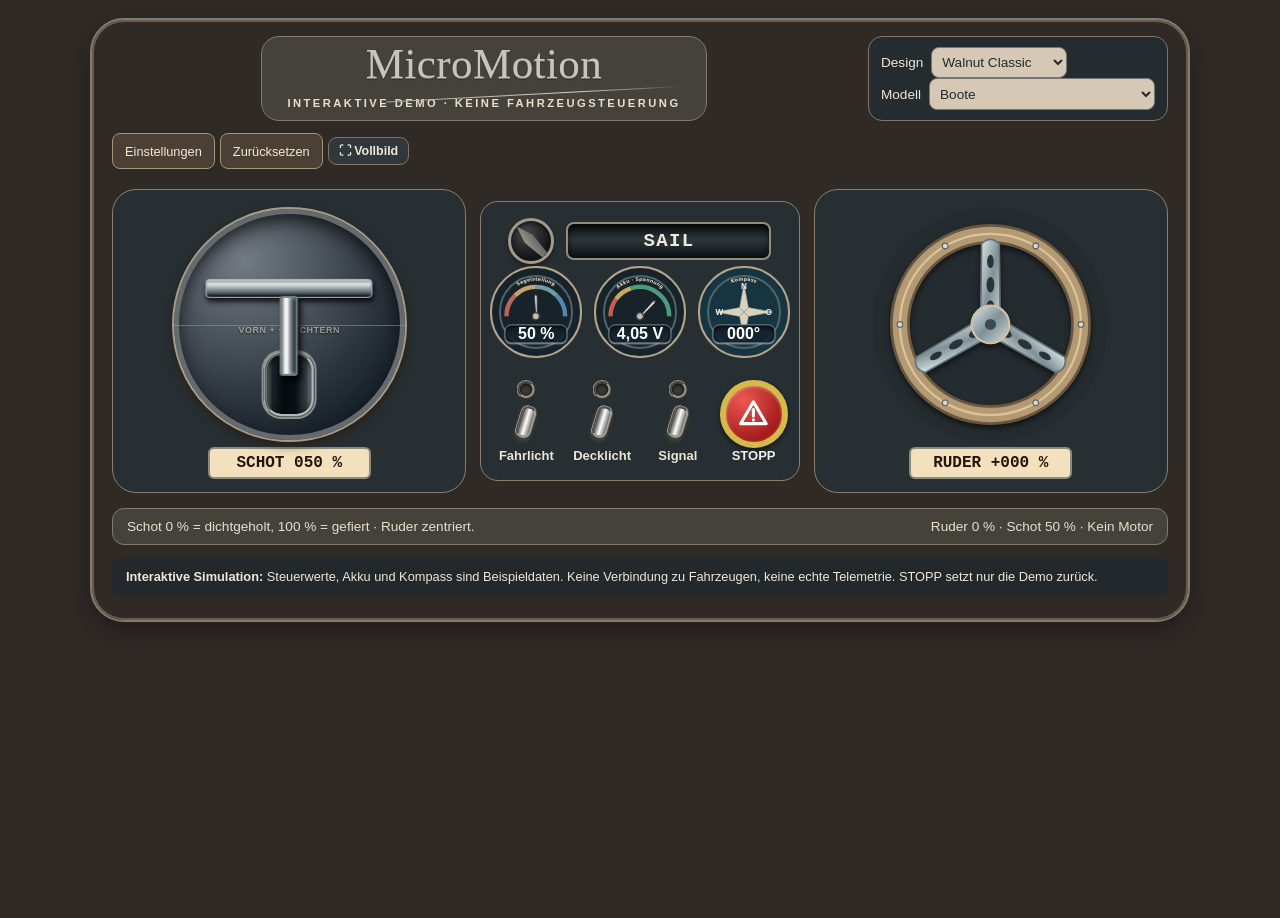
<file: index.html>
<!doctype html>
<html lang="de">
<head><meta http-equiv="Content-Security-Policy" content="default-src 'self'; connect-src 'none'; img-src 'self' data:; style-src 'self' 'unsafe-inline'; script-src 'self' 'unsafe-inline'; font-src 'self'; object-src 'none'; base-uri 'self'; form-action 'none'">
<meta charset="utf-8">
<meta name="viewport" content="width=device-width,initial-scale=1,viewport-fit=cover">
<meta name="theme-color" content="#392318">
<meta name="apple-mobile-web-app-capable" content="yes">
<meta name="apple-mobile-web-app-status-bar-style" content="black-translucent">
<meta name="apple-mobile-web-app-title" content="MicroMotion">
<meta name="mobile-web-app-capable" content="yes">
<title>MicroMotion · interaktive Demo</title>
<style>
*{box-sizing:border-box}html{font-family:system-ui,-apple-system,Segoe UI,sans-serif}body{margin:0;min-height:100vh}button,select{font:inherit;cursor:pointer}button:focus-visible,select:focus-visible,input:focus-visible{outline:3px solid #55c9e9;outline-offset:3px}
body[data-theme="maritime"]{color:#271c15;background:linear-gradient(#a9c9d5 0,#507d92 22%,#173c55 44%,#082537 100%);background-attachment:fixed}
.shell{max-width:1100px;margin:18px auto;padding:16px 20px 24px;border:8px ridge #b4a99a;border-radius:34px;box-shadow:0 18px 50px #001e2ba8,inset 0 0 0 3px #68432b;background:repeating-linear-gradient(0deg,transparent 0,transparent 109px,#301708 110px,#b07537 112px,#311c0e 115px,transparent 117px),repeating-linear-gradient(92deg,#7c401d 0,#a3632b 38px,#b97b3e 74px,#86441f 124px,#a9652e 180px)}
.top{display:flex;align-items:center;justify-content:space-between;gap:12px;flex-wrap:wrap}.brand{border:4px ridge #d6c6a7;border-radius:100px;padding:10px 25px;text-align:center;background:linear-gradient(125deg,#b0a293,#f8eee0 27%,#ad9c8c 58%,#f7e8d0 80%,#8c8177);box-shadow:0 4px 9px #20120da8,inset 0 0 0 2px #5e4935;margin:auto}.brand h1{font-family:Georgia,serif;font-style:italic;font-size:clamp(1.35rem,3vw,2.25rem);margin:0}.brand small{letter-spacing:.22em;font-weight:700;font-size:.7rem}
.theme-box{background:linear-gradient(#443329,#201b19);color:#f7e8d4;padding:10px 12px;border:3px ridge #b9a78c;border-radius:14px;box-shadow:0 3px 8px #1d100b8a}.theme-box label{display:flex;align-items:center;gap:8px;font-size:.85rem}.theme-box select{max-width:155px;background:#e4d5bd;color:#211d1b;border-radius:8px;padding:6px}
.tabs{display:flex;gap:8px;margin:18px 0 16px}.tabs button{flex:1;min-width:0;padding:12px 5px;background:linear-gradient(#f5e6d1,#9e8d7b);border:4px ridge #b7b1a7;border-radius:13px;box-shadow:0 4px 6px #2b160c99;color:#2b241e;font-weight:700}.tabs button.active{background:linear-gradient(#3a89bb,#06406c);color:white;text-shadow:0 1px 2px #002f52}
.gauges{display:grid;grid-template-columns:repeat(3,minmax(0,1fr));gap:12px}.gauge{width:100%;max-width:225px;aspect-ratio:1;margin:auto;border-radius:50%;border:clamp(5px,1.2vw,12px) ridge #b8b8b4;box-shadow:0 6px 12px #2e170caa,inset 0 0 0 3px #665e55;background:radial-gradient(circle at 38% 30%,#fffaf0,#d7cbb7 74%,#9c8b78);position:relative;display:flex;flex-direction:column;align-items:center;justify-content:center;overflow:hidden}.gauge:before{content:"";position:absolute;inset:9%;border-radius:50%;border:2px solid #8d8070;pointer-events:none}.gauge h2{font-size:clamp(.65rem,1.5vw,.95rem);margin:0 0 6px;text-align:center;z-index:1}.gauge strong{font-size:clamp(1rem,2.6vw,1.7rem);font-variant-numeric:tabular-nums;z-index:1}.gauge small{z-index:1;font-size:.7rem}.dial{width:75%;height:33%;border-top:9px solid #6d947c;border-left:9px solid #c55543;border-right:9px solid #51916a;border-radius:120px 120px 0 0;position:relative;margin-top:2px}.needle{position:absolute;bottom:-2px;left:50%;height:75%;width:3px;background:#182d41;transform-origin:bottom center;transform:rotate(45deg);box-shadow:1px 0 2px #fff}.needle:after{content:"";position:absolute;bottom:-5px;left:-5px;width:13px;height:13px;border-radius:50%;background:#283b4a;border:2px solid #999}.compass{background:radial-gradient(circle at 40% 28%,#305a7d,#071b30 75%);color:white}.compass:before{border-color:#8ca8b8}.compass .rose{font-family:Georgia,serif;font-size:clamp(1.8rem,6vw,4.2rem);color:#e6d5b2;line-height:1}.compass small{color:#cad6de}
.deck{display:grid;grid-template-columns:minmax(0,1fr) minmax(0,.9fr) minmax(0,1fr);align-items:center;gap:14px;margin-top:20px}.stick-panel{text-align:center;border:5px ridge #b9afa4;border-radius:24px;padding:12px 6px 9px;background:linear-gradient(130deg,#a8a4a1,#e8dfd1 20%,#8c8987 70%,#d1c6b6);box-shadow:0 5px 12px #29190eaa;min-width:0}.stick-panel h2{margin:4px 0;font-family:Georgia,serif;font-style:italic;font-size:clamp(.95rem,2vw,1.3rem)}.pad{position:relative;width:min(27vw,235px);height:min(27vw,235px);max-width:100%;aspect-ratio:1;margin:5px auto;touch-action:none;user-select:none;border-radius:50%;border:6px ridge #a6a5a3;background:radial-gradient(circle at center,#34383f 0 15%,#1d242e 16% 52%,#343d49 53% 55%,#151d28 56%);box-shadow:inset 0 8px 18px #000b,0 2px 4px #333}.pad:before,.pad:after{content:"";position:absolute;pointer-events:none;background:#8e9ba9;opacity:.55}.pad:before{width:1px;height:90%;top:5%;left:50%}.pad:after{height:1px;width:90%;top:50%;left:5%}.knob{position:absolute;z-index:2;left:50%;top:50%;width:30%;aspect-ratio:1;border-radius:50%;transform:translate(-50%,-50%);pointer-events:none;background:radial-gradient(circle at 30% 24%,#fff,#c3c6c9 25%,#69727c 55%,#202c3a 80%);border:4px ridge #dedede;box-shadow:0 6px 13px #000b,inset 0 0 5px #fff}.value{font-size:.85rem;font-weight:700;font-variant-numeric:tabular-nums}
.switch-panel{background:linear-gradient(120deg,#c6b6a1,#f2e3cc 30%,#aa9581);border:5px ridge #c6bfb2;border-radius:18px;box-shadow:0 5px 10px #26190d8c;padding:14px 9px;text-align:center}.switch-panel h2{font:italic 1.4rem Georgia,serif;margin:0 0 14px}.switches{display:flex;gap:5px;justify-content:space-around}.switch{display:flex;flex-direction:column;align-items:center;gap:7px;font-size:.73rem;font-weight:700;cursor:pointer}.switch input{position:absolute;opacity:0;width:1px;height:1px}.lamp{height:19px;width:19px;border-radius:50%;background:#3d3b38;border:3px ridge #9a958a;box-shadow:inset 0 1px 4px #000}.switch input:checked~.lamp{background:#60f98e;box-shadow:0 0 12px #4dff85,inset 0 0 3px white}.lever{height:39px;width:17px;border-radius:8px;background:linear-gradient(90deg,#4b4948,#fff,#777);border:3px ridge #a6a09a;box-shadow:0 3px 4px #443;transform:rotate(17deg);transition:transform .12s}.switch input:checked~.lever{transform:rotate(-17deg)}.stop{width:100%;margin-top:22px;padding:15px 6px;border-radius:15px;border:6px ridge #a4a2a0;background:linear-gradient(#f65c54,#a10808 58%,#690404);color:white;font-weight:900;font-size:clamp(.9rem,2vw,1.25rem);text-shadow:0 2px 2px #4d0000;box-shadow:0 4px 9px #2b170eaa}.stop:active{filter:brightness(.8)}
.info{margin-top:15px;background:#e6d4b8d9;border:3px ridge #c4aa8a;border-radius:12px;padding:10px 14px;display:flex;justify-content:space-between;gap:8px;flex-wrap:wrap;font-size:.85rem}.info p{margin:0}.warning{margin-top:12px;background:#1a1c22e6;color:#f1e6d8;border-radius:10px;padding:10px 14px;font-size:.8rem;line-height:1.5}
body[data-theme="neutral"]{background:linear-gradient(145deg,#071827,#153a53);color:#e9f4fa}body[data-theme="neutral"] .shell{background:#102c40;border:2px solid #31546b;box-shadow:none}body[data-theme="neutral"] .brand,body[data-theme="neutral"] .switch-panel,body[data-theme="neutral"] .stick-panel{background:#1c4055;color:#e9f4fa;border:2px solid #49758c;box-shadow:none}body[data-theme="neutral"] .tabs button{background:#20495f;color:#e9f4fa;border:1px solid #49758c;box-shadow:none}body[data-theme="neutral"] .tabs button.active{background:#0e837f}body[data-theme="neutral"] .gauge{border:5px solid #47778a}body[data-theme="neutral"] .info{background:#1c4055;color:#e9f4fa;border:1px solid #49758c}body[data-theme="neutral"] .theme-box{border:1px solid #49758c;box-shadow:none}body[data-theme="neutral"] .stop{border:2px solid #ef8c8c;box-shadow:none}
@media(max-width:640px){.shell{margin:0;border-width:5px;border-radius:15px;padding:10px 8px 18px}.top{justify-content:center}.brand{order:-1;width:100%;padding:8px}.theme-box{padding:6px 9px}.tabs{gap:4px;margin:10px 0}.tabs button{padding:9px 2px;font-size:.75rem;border-width:2px}.gauges{gap:5px}.gauge{border-width:5px}.gauge .dial{border-width:5px}.gauge h2{margin:0 0 3px}.deck{grid-template-columns:1fr 1fr;gap:8px;margin-top:12px}.stick-panel{padding:7px 2px}.pad{width:39vw;height:39vw;border-width:4px}.switch-panel{grid-column:1/-1;grid-row:2;padding:9px}.switch-panel h2{margin-bottom:8px}.switches{justify-content:space-evenly}.stop{margin-top:10px;padding:11px}.info{font-size:.75rem;padding:8px}}

/* V0.8: iPhone landscape cockpit / fullscreen web app */
html,body{overscroll-behavior:none}
body{min-height:100dvh}
.shell{position:relative}
.fullscreen{background:linear-gradient(#f5e9d7,#a49b90);border:3px ridge #d1c4b2;border-radius:9px;padding:6px 10px;color:#29231e;font-size:.78rem;font-weight:750}
body[data-theme="neutral"] .fullscreen{background:#20495f;color:white;border:1px solid #49758c}
@media(orientation:landscape) and (max-height:540px){
html,body{height:100%;min-height:0;overflow:hidden}
.shell{height:100dvh;max-height:100dvh;width:100%;max-width:none;margin:0;border-width:4px;border-radius:12px;padding:calc(3px + env(safe-area-inset-top)) calc(8px + env(safe-area-inset-right)) calc(3px + env(safe-area-inset-bottom)) calc(8px + env(safe-area-inset-left));display:grid;grid-template-rows:auto auto minmax(0,1fr) auto;gap:4px;overflow:hidden}
.top{min-height:0;gap:8px;flex-wrap:nowrap;justify-content:space-between}
.brand{width:auto;order:0;margin:0;padding:3px 15px;border-width:2px}
.brand h1{font-size:clamp(1rem,3.4vh,1.35rem);line-height:1.05}.brand small{font-size:.47rem;letter-spacing:.1em}
.theme-box{padding:2px 6px;border-width:2px}.theme-box label{font-size:.65rem}.theme-box select{padding:3px 4px;font-size:.7rem}
.fullscreen{padding:4px 7px;font-size:.7rem}
.tabs{margin:0;gap:6px}.tabs button{padding:4px 6px;font-size:.73rem;border-width:2px;line-height:1.1}
.gauges{position:absolute;top:calc(8px + env(safe-area-inset-top));left:50%;transform:translateX(-50%);height:42px;width:180px;gap:3px;pointer-events:none;opacity:.98}
.gauge{width:42px;height:42px;border-width:3px}.gauge h2,.gauge small,.gauge .dial,.gauge .rose{display:none}.gauge strong{font-size:.65rem}.compass strong{font-size:.8rem}
.deck{margin:0;grid-template-columns:minmax(0,1fr) minmax(0,.72fr) minmax(0,1fr);gap:8px;min-height:0;align-items:stretch}
.stick-panel{min-height:0;padding:2px 5px;border-width:3px;border-radius:13px;display:flex;flex-direction:column;align-items:center;justify-content:space-between}
.stick-panel h2{font-size:.8rem;margin:0;line-height:1.05}.value{font-size:.68rem}
.pad{height:min(39dvh,calc(100dvh - 145px));width:min(39dvh,calc(100dvh - 145px));min-height:68px;min-width:68px;margin:1px auto;border-width:3px}
.knob{border-width:2px}
.switch-panel{grid-column:auto;grid-row:auto;min-height:0;padding:3px 6px;border-width:3px;border-radius:12px;display:flex;flex-direction:column;justify-content:space-evenly}
.switch-panel h2{font-size:.8rem;margin:0 0 3px}.switches{gap:3px}.switch{font-size:.58rem;gap:2px}.lamp{height:11px;width:11px;border-width:2px}.lever{height:21px;width:11px;border-width:2px}.stop{margin-top:4px;padding:5px 3px;font-size:.78rem;border-width:3px}
.info{margin:0;padding:3px 8px;border-width:2px;font-size:.65rem;line-height:1.1}
.warning{display:none}
}
@media(orientation:landscape) and (max-height:390px){
.gauges{display:none}
.pad{height:min(37dvh,calc(100dvh - 120px));width:min(37dvh,calc(100dvh - 120px))}
}

/* V0.8 tactile detailing: polished metal, teak grain, recessed instruments */
body[data-theme="maritime"] .shell{
background-image:repeating-linear-gradient(0deg,transparent 0 103px,#31190c 104px,#d69a58 106px,#2a150b 109px,transparent 112px),repeating-linear-gradient(93deg,#713917 0,#a86b35 11px,#bf8042 18px,#6b3518 28px,#a76a35 44px,#8c4c24 60px);
box-shadow:0 22px 55px #06151fd9,inset 0 0 0 3px #e8c69b,inset 0 0 25px #32180799}
body[data-theme="maritime"] .brand,body[data-theme="maritime"] .switch-panel,body[data-theme="maritime"] .stick-panel{
background-image:linear-gradient(125deg,#5c5755 0%,#c7c5c1 7%,#fffaf1 17%,#9c9996 33%,#e4ddd2 50%,#8c8580 70%,#f6e8d6 87%,#6c6460 100%);
border-color:#e3d6c6;box-shadow:0 5px 12px #170c06a6,inset 0 0 0 2px #756e69,inset 0 3px 5px #fff9}
body[data-theme="maritime"] .gauge{background:radial-gradient(ellipse at 31% 24%,#fffdf5 0%,#eee0c7 46%,#b4a48e 87%,#7c6d61 100%);border-color:#d8d4cc;box-shadow:0 6px 14px #1c0d06c9,inset 0 0 0 3px #6e645d,inset 0 0 12px #0007}
body[data-theme="maritime"] .gauge.compass{background:radial-gradient(circle at 32% 22%,#3f7095 0%,#092d4d 55%,#041423 100%);box-shadow:0 6px 14px #1c0d06c9,inset 0 0 0 3px #a5a6a6,inset 0 0 20px #0009}
body[data-theme="maritime"] .pad{background:radial-gradient(circle at 36% 25%,#535b63,#242933 55%,#0c111b 75%);border-color:#ddd7cd;box-shadow:0 4px 6px #24170f9c,inset 0 8px 20px #000d,inset 0 0 0 3px #555d65}
body[data-theme="maritime"] .knob{background:radial-gradient(circle at 28% 20%,#fff,#e9ebec 14%,#8d969f 34%,#363f4b 70%,#151a21 100%);box-shadow:0 6px 10px #000c,0 0 0 4px #15171c,inset 2px 2px 5px #fff9}
body[data-theme="maritime"] .stop{box-shadow:0 4px 10px #230d07b0,inset 0 2px 4px #ffaaa4,inset 0 -5px 6px #490000}
body[data-theme="maritime"] .tabs button{box-shadow:0 4px 8px #2d160ca8,inset 0 2px 3px #fff9}
body[data-theme="maritime"] .tabs button.active{box-shadow:0 4px 8px #2d160ca8,inset 0 0 12px #6fc3ff66}
.compass .rose{display:inline-block;transition:transform .2s linear;transform-origin:center;will-change:transform}
.gauge .heading{font-size:.7rem;letter-spacing:.04em}
.pad[data-axis="vertical"]:before{width:3px;opacity:.8}
.pad[data-axis="horizontal"]:after{height:3px;opacity:.8}
@media(orientation:landscape) and (max-height:540px){
body[data-theme="maritime"] .shell{box-shadow:inset 0 0 0 2px #e4c7a4}
}

/* V0.8: sculpted throttle quadrant and riveted classic wood-and-steel helm */
.lever-pad,.wheel-pad{overflow:hidden;isolation:isolate;background:radial-gradient(circle at 30% 22%,#737b82,#2c343e 58%,#101922 85%)!important;box-shadow:inset 0 0 0 5px #646a6e,inset 0 9px 22px #000d,0 4px 8px #29190caa!important}
.lever-pad:before,.lever-pad:after,.wheel-pad:before,.wheel-pad:after{display:none}
.lever-track{position:absolute;left:50%;top:9%;height:82%;width:24%;transform:translateX(-50%);border-radius:35px;background:linear-gradient(90deg,#0b1015,#252e37 23%,#080e15 55%,#3c444b 83%,#080d12);border:3px ridge #b3b7b7;box-shadow:inset 0 2px 8px #000,0 0 0 2px #343a40}
.lever-track:before{content:"";position:absolute;left:50%;top:7%;height:86%;width:2px;transform:translateX(-50%);background:#858d92}
.throttle-handle{position:absolute;z-index:3;left:50%;top:50%;width:46%;height:52%;transform:translate(-50%,-50%);pointer-events:none;filter:drop-shadow(4px 6px 4px #000b)}
.throttle-grip{position:absolute;top:0;left:50%;transform:translateX(-50%);width:94%;height:42%;border-radius:48% 48% 38% 38%;border:3px ridge #b5bdc0;background:radial-gradient(ellipse at 26% 15%,#fff,#bfc7c9 23%,#5c6871 52%,#1a222c 80%,#080d14);box-shadow:inset 0 2px 6px #fff9,0 4px 7px #0008}
.throttle-stem{position:absolute;left:50%;top:36%;width:23%;height:52%;transform:translateX(-50%);border:2px solid #747f83;border-radius:5px;background:linear-gradient(90deg,#303a42,#f6f7f3 30%,#879199 55%,#212b35)}
.throttle-base{position:absolute;left:50%;bottom:0;width:49%;height:20%;transform:translateX(-50%);border-radius:50%;border:3px ridge #c3c6c3;background:radial-gradient(#e4e7e5,#495159 75%,#121920)}
.wheel-assembly{position:absolute;inset:8%;z-index:3;transform:rotate(0deg);transform-origin:center;pointer-events:none;filter:drop-shadow(3px 6px 4px #000b)}
.wheel-rim{position:absolute;inset:1%;border-radius:50%;border:clamp(9px,2.1vw,19px) solid transparent;background:linear-gradient(140deg,#c1d0d0,#4e5a5d 30%,#eaf0e9 48%,#56636b 73%,#cdd1cd) padding-box,conic-gradient(from 30deg,#6b3518,#d39a53,#713919,#e1b272,#633318,#b97c40,#713919,#d39a53,#6b3518) border-box;box-shadow:inset 0 0 0 3px #b9bcb9,0 0 0 3px #b7b5ac,inset 0 4px 7px #0009,0 4px 7px #0009}
.wheel-rim:after{content:"";position:absolute;inset:-7%;border-radius:50%;border:2px solid #e2d1ad88}
.wheel-spoke{position:absolute;left:50%;top:50%;height:12%;width:43%;transform-origin:left center;background:linear-gradient(#dfe8e7,#68767c 43%,#f8f7e8 60%,#4a535a);clip-path:polygon(0 25%,100% 0,100% 100%,0 75%);box-shadow:0 3px 4px #0008}
.spoke-a{transform:rotate(-90deg)}.spoke-b{transform:rotate(30deg)}.spoke-c{transform:rotate(150deg)}
.wheel-hub{position:absolute;left:50%;top:50%;width:28%;height:28%;transform:translate(-50%,-50%);border-radius:50%;border:4px ridge #c5c6bf;background:radial-gradient(circle at 30% 25%,#fff6e4,#b8ad99 44%,#59636c 80%);display:grid;place-items:center;color:#283946;font-size:clamp(13px,2.8vw,26px);box-shadow:0 3px 6px #0009}
.rivet{position:absolute;width:4%;height:4%;border-radius:50%;background:radial-gradient(circle at 25% 25%,#fff,#c3c5c1 30%,#424b50);box-shadow:0 1px 3px #0009}.r1{top:4%;left:48%}.r2{top:23%;left:81%}.r3{top:73%;left:81%}.r4{top:91%;left:48%}.r5{top:73%;left:14%}.r6{top:23%;left:14%}
body[data-theme="neutral"] .wheel-rim{border-color:#3ba8a5;background:none;box-shadow:0 0 0 3px #7195a2,inset 0 0 0 3px #7195a2}
@media(orientation:landscape) and (max-height:540px){.wheel-rim{border-width:9px}.wheel-hub{border-width:2px}.throttle-grip{border-width:2px}.lever-track{border-width:2px}}

/* V0.8: engraved circular dial lettering, light reflection and hinged throttle */
.sr-only{position:absolute;width:1px;height:1px;padding:0;margin:-1px;overflow:hidden;clip:rect(0,0,0,0);white-space:nowrap;border:0}
.gauge{isolation:isolate}
.gauge-arc{position:absolute;inset:0;width:100%;height:100%;z-index:3;overflow:visible;pointer-events:none}
.gauge-arc text{font:700 13px Georgia,serif;letter-spacing:.5px;fill:#3a3029;paint-order:stroke;stroke:#eee0c5;stroke-width:.5px}
.compass .gauge-arc text{fill:#f0e5c8;stroke:#112b42}
.gauge:after{content:"";position:absolute;inset:9%;border-radius:50%;background:linear-gradient(145deg,#fff8 0%,#fff2 22%,transparent 45%,#0002 90%);pointer-events:none;z-index:4}
.gauge strong,.gauge small,.gauge .dial,.gauge .rose{position:relative;z-index:2}
.gauge .dial{margin-top:16%}
.compass .rose{margin-top:10%}
.gauge strong{font-size:clamp(.9rem,2.2vw,1.55rem)}
.lever-pad{perspective:550px}
.throttle-handle{top:50%!important;left:50%;width:48%;height:66%;transform:translate(-50%,-50%) rotate(0deg);transform-origin:50% 86%;transition:transform .09s ease-out;filter:drop-shadow(5px 7px 3px #000a)}
.throttle-grip{height:33%;top:0;border-radius:48% 48% 34% 34%;background:radial-gradient(ellipse at 26% 14%,#fff,#c7d2d4 18%,#6e7d85 40%,#1b2732 76%,#080e17)}
.throttle-stem{top:27%;height:60%;background:linear-gradient(90deg,#2a3239 0%,#e8eeeb 24%,#f9f9f2 38%,#6c7a83 67%,#202932 100%)}
.throttle-base{bottom:7%;height:17%;background:radial-gradient(ellipse at 30% 25%,#fff,#b3bbc0 27%,#45525c 76%,#111b25)}
.lever-track{width:57%;height:28%;top:62%;border-radius:50%;background:radial-gradient(ellipse,#101720 20%,#2c3640 50%,#aab4b7 70%,#222c34 90%);box-shadow:inset 0 3px 8px #000d,0 0 0 2px #ddd7cc}
.lever-track:before{display:none}
body[data-theme="maritime"] .wheel-rim{background:linear-gradient(145deg,#f9fbf7,#65727a 25%,#e5ece9 52%,#46515b 76%,#e6e4d8) padding-box,conic-gradient(#9d592c,#e9bc7b,#683417,#c58b4c,#542b16,#d7a36a,#9d592c) border-box}
@media(orientation:landscape) and (max-height:540px){
.gauge-arc{display:none}
.gauge .dial{display:none}
.gauge strong{font-size:.65rem}
.throttle-handle{height:76%}
}

/* V0.8 — unified instrument craft, not a flat illustration */
:root{--mm-steel-light:#f4f1e9;--mm-steel-mid:#9a9d9d;--mm-steel-dark:#3e454b;--mm-wood:#8e4c23;--mm-cream:#f1e7d4}
body[data-theme="maritime"] .shell{
background-color:#945225;
background-image:
linear-gradient(90deg,#160d0866 0,transparent 3%,transparent 97%,#170d0866 100%),
repeating-linear-gradient(0deg,transparent 0,transparent 104px,#2a150a 105px,#e4ac6c 107px,#3a1b0b 109px,transparent 112px),
repeating-linear-gradient(97deg,#6c3416 0,#aa6630 12px,#c18243 22px,#7b3d1b 35px,#b77a3a 52px,#8d4a24 68px,#b9793d 82px);
border:6px solid #7d8181;outline:2px solid #c5bba7;outline-offset:-10px;
box-shadow:0 15px 38px #07141bb0,inset 0 0 0 3px #e7e3d6,inset 0 0 25px #2e110c8a}
body[data-theme="maritime"] .brand{
background:linear-gradient(160deg,#fff9e9 0%,#9f9b92 17%,#f5ead8 35%,#9c9386 65%,#ded8cc 85%,#5b5b59 100%);
border:3px ridge #d8d8d2;box-shadow:inset 0 1px 3px #fff,0 4px 9px #2412079c}
body[data-theme="maritime"] .tabs button{
background:linear-gradient(160deg,#f8f4e9,#c5c2bc 45%,#777c80 100%);
border:3px ridge #d8d6cf;color:#172734;text-shadow:0 1px #fff9;
box-shadow:inset 0 2px 4px #fff8,0 4px 8px #2414099c}
body[data-theme="maritime"] .tabs button.active{
background:linear-gradient(#2377ae,#063e6b 55%,#071f36);
color:#fff;text-shadow:0 1px 2px #00192b;
box-shadow:inset 0 0 0 2px #84bce0,inset 0 3px 9px #0007,0 4px 8px #2414099c}
body[data-theme="maritime"] .gauge{
border:clamp(6px,1.1vw,12px) ridge #b8babb;
background:radial-gradient(ellipse at 35% 26%,#fffdf5,#f2e7d5 45%,#c8b9a4 82%,#9c8d7a);
box-shadow:0 5px 9px #28160bc9,inset 0 0 0 3px #6c6e70,inset 0 0 0 6px #d4d1c9,inset 0 5px 10px #0007}
body[data-theme="maritime"] .gauge.compass{
background:radial-gradient(ellipse at 34% 24%,#335f7e,#0a2d49 60%,#061727 100%)}
.gauge-arc text{font-family:system-ui,-apple-system,sans-serif;font-weight:800;font-size:11px;letter-spacing:.25px}
.gauge .dial{width:67%;height:28%;margin-top:16%;border-top:7px solid #568c77;border-left:7px solid #c15c4d;border-right:7px solid #4b8b69}
.gauge strong{border-radius:6px;background:linear-gradient(#18212b,#3b4651);color:#fff;padding:2px 9px;box-shadow:inset 0 2px 5px #000b,0 1px 1px #fff8;font-size:clamp(.9rem,2vw,1.4rem)}
.gauge.compass strong{background:#081726;border:1px solid #7f9bab}
.gauge small{font-size:.62rem;letter-spacing:.04em}
body[data-theme="maritime"] .stick-panel,body[data-theme="maritime"] .switch-panel{
background:linear-gradient(115deg,#7c7770,#f6f0e4 16%,#a8a6a1 34%,#e4e0d6 52%,#777a7b 80%,#ded8cb);
border:4px ridge #d7d4cd;
box-shadow:inset 0 0 0 2px #5e5c58,inset 0 3px 4px #fff9,0 5px 9px #291409ac}
body[data-theme="maritime"] .stick-panel h2,body[data-theme="maritime"] .switch-panel h2{
color:#25221f;text-shadow:0 1px #fff9}
body[data-theme="maritime"] .lever-pad,body[data-theme="maritime"] .wheel-pad{
border:5px ridge #e0d9c8;
background:radial-gradient(ellipse at 34% 20%,#5d6770,#252c34 64%,#0c1117 100%)!important}
body[data-theme="maritime"] .lever-track{
background:radial-gradient(ellipse at 35% 25%,#333d47,#060c13 68%);
border:5px ridge #adb4b4;box-shadow:inset 0 5px 10px #000d,0 2px 4px #fff5}
body[data-theme="maritime"] .throttle-grip{
background:radial-gradient(ellipse at 27% 18%,#fffdf1,#d2d7d8 18%,#7a858b 44%,#222c36 80%);
border:3px ridge #d5d6d3;box-shadow:inset 0 2px 5px #fff9,0 3px 7px #000a}
body[data-theme="maritime"] .wheel-rim{
background:linear-gradient(140deg,#f5f7f3,#606d75 22%,#e6e9e4 46%,#4b555b 70%,#e6e3d7) padding-box,
conic-gradient(#663317,#bd783b 10%,#f0c58d 16%,#81421d 30%,#b5793d 46%,#e4b37b 52%,#713719 69%,#d19a5a 83%,#663317) border-box;
box-shadow:inset 0 0 0 3px #f0d0a5,0 0 0 3px #aeb1ae,inset 0 4px 7px #000a,0 5px 8px #0009}
body[data-theme="maritime"] .switch-panel .switch{min-width:0}
body[data-theme="maritime"] .switch-panel .lamp{border-color:#b5b9b6}
body[data-theme="maritime"] .switch-panel .lever{
background:linear-gradient(90deg,#2c3338,#f9f9f2 28%,#90999c 55%,#333b42);
box-shadow:0 2px 5px #0007;transform-origin:center 85%}
body[data-theme="maritime"] .switch input:checked~.lever{transform:rotate(-24deg)}
body[data-theme="maritime"] .switch input:not(:checked)~.lever{transform:rotate(24deg)}
body[data-theme="maritime"] .stop{
background:linear-gradient(#f6685f,#ba1213 42%,#7e0305 80%,#490002);
border:5px ridge #c5c1b9;box-shadow:inset 0 3px 5px #ffb1a3,0 4px 8px #28120bb3}
@media(orientation:landscape) and (max-height:540px){
body[data-theme="maritime"] .shell{border-width:3px;outline:none}
body[data-theme="maritime"] .gauge{border-width:3px;box-shadow:inset 0 0 0 1px #888,0 2px 4px #0008}
.gauge strong{font-size:.62rem;padding:1px 2px}
body[data-theme="maritime"] .stick-panel,body[data-theme="maritime"] .switch-panel{border-width:2px}
body[data-theme="maritime"] .lever-pad,body[data-theme="maritime"] .wheel-pad{border-width:3px}
}

/* V0.8: fore/aft throttle tilt about a horizontal axis, not sideways rotation */
.throttle-handle{transform-style:preserve-3d;backface-visibility:visible;transform-origin:50% 85%;will-change:transform}
.lever-pad{perspective:420px;perspective-origin:50% 55%}
.throttle-grip{box-shadow:inset 0 2px 6px #fff9,0 5px 9px #000a}
.throttle-stem{box-shadow:inset 3px 0 4px #fff7,3px 4px 5px #0008}
.lever-pad:after{content:"VORN  +    ·    –  ACHTERN";display:block;position:absolute;bottom:3%;left:0;width:100%;font-size:clamp(6px,.7vw,10px);font-weight:700;letter-spacing:.06em;color:#e9e0cd;text-shadow:0 1px 2px #000}
body[data-theme="neutral"] .lever-pad:after{color:#e9f4fa}

/* V0.9 — iPhone landscape: safe corners, independent instrument row, no collisions */
@media (orientation:landscape) and (max-height:540px){
 html,body{height:100%;min-height:0;overflow:hidden}
 .shell,body[data-theme="maritime"] .shell{
  box-sizing:border-box;width:100%;height:100dvh;max-height:100dvh;margin:0;
  border:0!important;outline:none!important;border-radius:0!important;
  padding:calc(8px + env(safe-area-inset-top,0px)) calc(16px + env(safe-area-inset-right,0px)) calc(9px + env(safe-area-inset-bottom,0px)) calc(16px + env(safe-area-inset-left,0px));
  display:grid;grid-template-rows:auto auto minmax(0,1fr) auto;gap:5px;
  overflow:hidden;
 }
 .top{display:grid;grid-template-columns:minmax(0,1fr) minmax(150px,210px) minmax(0,1fr);align-items:center;gap:8px;min-height:48px}
 .brand{justify-self:start;max-width:100%;min-width:0}
 .brand h1{white-space:nowrap;font-size:clamp(12px,2.8vh,19px)}
 .theme-box{justify-self:center;min-width:0;max-width:100%}
 .theme-box label{display:flex;align-items:center;gap:4px}
 .theme-box select{max-width:125px;min-width:0}
 .fullscreen{justify-self:end;white-space:nowrap}
 .gauges{position:static!important;top:auto!important;left:auto!important;transform:none!important;grid-column:auto;grid-row:auto;justify-self:center;align-self:center;width:100%;height:auto;display:grid!important;grid-template-columns:repeat(3,minmax(0,1fr));gap:6px;pointer-events:none}
 .gauge{width:clamp(42px,11vh,60px);height:clamp(42px,11vh,60px);max-width:none;aspect-ratio:1;justify-self:center}
 .gauge strong{font-size:clamp(10px,2.7vh,14px)!important}
 .gauge .rose{display:block;font-size:16px;line-height:1}
 .gauge small,.gauge .dial,.gauge-arc{display:none!important}
 .tabs{grid-row:2}
 .deck{grid-row:3;min-height:0}
 .info{grid-row:4;min-height:0}
}
@media (orientation:landscape) and (max-height:390px){
 .gauges{display:grid!important}
 .gauge{width:38px;height:38px}
 .gauge strong{font-size:10px!important}
 .top{min-height:40px}
}

/* V0.10 — dedicated central instrument console on landscape phones */
@media (orientation:landscape) and (max-height:540px){
 .shell,body[data-theme="maritime"] .shell{
  grid-template-rows:auto auto minmax(0,1fr) auto;
 }
 .deck{grid-template-columns:minmax(0,1fr) minmax(255px,.94fr) minmax(0,1fr);gap:8px;align-items:stretch}
 .switch-panel{display:flex;flex-direction:column;justify-content:space-between;align-items:stretch;gap:5px;padding:8px 9px 7px;min-width:0;overflow:hidden}
 .switch-panel .gauges{position:relative!important;inset:auto!important;transform:none!important;display:grid!important;grid-template-columns:repeat(3,minmax(0,1fr));gap:7px;width:100%;height:auto;max-width:none;justify-self:auto;align-self:auto;flex:0 0 auto;pointer-events:none}
 .switch-panel .gauge{width:min(100%,clamp(65px,17vh,96px));height:auto;aspect-ratio:1;max-width:96px;justify-self:center;border-width:4px}
 .switch-panel .gauge strong{font-size:clamp(11px,2.8vh,16px)!important}
 .switch-panel .gauge .rose{display:block;font-size:clamp(16px,4vh,26px);margin-top:0}
 .switch-panel .gauge .dial{display:block!important;width:72%;height:22%;border-width:4px;margin-top:3px}
 .switch-panel .gauge small,.switch-panel .gauge-arc{display:none!important}
 .switch-panel h2{font-size:clamp(12px,2.6vh,17px);margin:0}
 .switches{flex:0 0 auto;justify-content:space-evenly;gap:4px}
 .switch{font-size:clamp(9px,1.9vh,12px);gap:3px}
 .lamp{height:14px;width:14px}
 .lever{height:27px;width:13px}
 .stop{flex:0 0 auto;margin-top:2px;padding:7px 4px;font-size:clamp(12px,2.8vh,17px)}
 .pad{height:min(51dvh,calc(100dvh - 135px));width:min(51dvh,calc(100dvh - 135px));min-height:68px;min-width:68px}
}
@media (orientation:landscape) and (max-height:390px){
 .switch-panel{gap:2px;padding:4px 6px}
 .switch-panel .gauges{display:grid!important;gap:3px}
 .switch-panel .gauge{width:min(100%,clamp(45px,14vh,62px))}
 .switch-panel .gauge .dial{display:none!important}
 .switch-panel .gauge strong{font-size:10px!important}
 .switch-panel h2{font-size:11px}
 .lever{height:20px}
 .stop{padding:4px 3px}
}

/* V0.11: Walnut Classic — matte surfaces, restrained yacht detailing */
body[data-theme="walnut"]{color:#eae2d4;background:#171b1e}
body[data-theme="walnut"] .shell{background:linear-gradient(145deg,#443328,#30251f 55%,#211d1b);border:2px solid #817465;outline:none;box-shadow:inset 0 0 0 2px #6d5946,0 10px 28px #0005}
body[data-theme="walnut"] .brand,body[data-theme="walnut"] .stick-panel,body[data-theme="walnut"] .switch-panel{background:#252c30;border:1px solid #8b806e;box-shadow:none;color:#eee5d7}
body[data-theme="walnut"] .brand{background:#352e2a;border-radius:18px}
body[data-theme="walnut"] .brand h1{color:#e9dfcb}
body[data-theme="walnut"] .tabs button{background:#343b3e;border:1px solid #817969;color:#eee5d7;text-shadow:none;box-shadow:none}
body[data-theme="walnut"] .tabs button.active{background:#365e67;border-color:#b4a48b;color:white;box-shadow:inset 0 0 0 1px #7d9ca0}
body[data-theme="walnut"] .theme-box{background:#252c30;border:1px solid #807565;box-shadow:none;color:#eee5d7}
body[data-theme="walnut"] .theme-box select{background:#d5c9b6;color:#222a2c}
body[data-theme="walnut"] .fullscreen{background:#30383b;border:1px solid #807565;box-shadow:none;color:#eee5d7}
body[data-theme="walnut"] .gauge{background:#182329;border:2px solid #b4a48b;color:#f0e8d9;box-shadow:none}
body[data-theme="walnut"] .gauge.compass{background:#173540}
body[data-theme="walnut"] .gauge:before{border-color:#4e656b}
body[data-theme="walnut"] .gauge:after{display:none}
body[data-theme="walnut"] .gauge-arc text{fill:#e6dac3;stroke:none}
body[data-theme="walnut"] .pad{border:2px solid #a79b88;box-shadow:inset 0 0 0 2px #333e43;background:#182329}
body[data-theme="walnut"] .wheel-rim{box-shadow:none}
body[data-theme="walnut"] .stop{background:#a5322f;border:2px solid #e2b1a6;box-shadow:none;text-shadow:none}
body[data-theme="walnut"] .info{background:#302a27;border:1px solid #71685e;color:#e9dfcb}
body[data-theme="walnut"] .warning{background:#22282b}
@media(orientation:landscape) and (max-height:540px){
 /* Two visual assemblies: unified instruments/throttle and separate helm */
 .deck{grid-template-columns:minmax(115px,.30fr) minmax(260px,.70fr) minmax(230px,.85fr);gap:0;position:relative;isolation:isolate}
 .deck:before{content:"";position:absolute;z-index:-1;inset:0 auto 0 0;width:calc((100% - 10px)*.54);border:2px solid #a79b88;border-radius:22px;background:#252c30;pointer-events:none}
 .deck>.stick-panel:first-child{border:0!important;border-radius:20px 0 0 20px;background:transparent!important;box-shadow:none!important;padding:5px 3px 5px 8px}
 .deck>.switch-panel{border:0!important;border-radius:0 20px 20px 0;background:transparent!important;box-shadow:none!important;padding:6px 10px}
 .deck>.stick-panel:last-child{margin-left:10px;border-radius:22px}
 .deck>.stick-panel:first-child .pad{width:min(90%,23dvh);height:min(90%,23dvh);border-radius:25px;aspect-ratio:auto;min-height:115px}
 .deck>.stick-panel:first-child .lever-pad{background:#182329!important}
 .deck>.stick-panel:first-child .lever-track{width:30%;height:82%}
 .deck>.stick-panel:last-child .pad{width:min(48dvh,calc(100dvh - 145px));height:min(48dvh,calc(100dvh - 145px))}
 .deck>.switch-panel .gauges{gap:8px}
 .deck>.switch-panel .gauge{width:min(100%,clamp(67px,18vh,105px));max-width:105px}
 .deck>.switch-panel .gauge strong{font-size:clamp(11px,3vh,17px)!important}
 .shell,body[data-theme="walnut"] .shell{padding-left:calc(22px + env(safe-area-inset-left,0px));padding-right:calc(22px + env(safe-area-inset-right,0px));padding-top:calc(9px + env(safe-area-inset-top,0px));padding-bottom:calc(12px + env(safe-area-inset-bottom,0px))}
 body[data-theme="walnut"] .deck:before{background:#252c30;border-color:#8b806e}
}
@media(orientation:landscape) and (max-height:390px){
 .deck>.stick-panel:first-child .pad{min-height:75px;width:min(85%,21dvh);height:21dvh}
 .deck>.switch-panel .gauge{width:min(100%,15vh)}
}

/* V0.12 — walnut default, open spoke wheel, true semicircular instrument arcs */
body[data-theme="walnut"] .wheel-pad{background:#252c30!important;border-color:#817969!important;box-shadow:inset 0 0 0 2px #3a4144!important}
body[data-theme="walnut"] .wheel-rim{background:conic-gradient(from 30deg,#79604a,#c0a278,#65513e,#c0a278,#79604a) border-box!important;box-shadow:inset 0 0 0 2px #9b8d76,0 0 0 2px #847665!important}
body[data-theme="walnut"] .wheel-spoke{width:49%;background:linear-gradient(#b9b7ae,#6d797c 43%,#e5e2d8 60%,#4a535a)}
body[data-theme="walnut"] .wheel-rim:after{border-color:#9c8b7066}
body[data-theme="walnut"] .wheel-hub{background:radial-gradient(circle at 30% 25%,#e5dbc9,#a59c8d 44%,#59636c 80%)}
.gauge .dial{width:76%;height:auto;aspect-ratio:2/1;border-radius:100% 100% 0 0 / 200% 200% 0 0;box-sizing:border-box}
@media(orientation:landscape) and (max-height:540px){
 .deck>.switch-panel .gauge .dial{display:block!important;width:72%;height:auto!important;aspect-ratio:2/1;border-radius:100% 100% 0 0 / 200% 200% 0 0;margin-top:2px}
}
@media(orientation:landscape) and (max-height:390px){
 .deck>.switch-panel .gauge .dial{display:none!important}
}

/* V0.17 — actual straight needles, separate from the semicircular colored scales */
.gauge .dial{position:relative;overflow:visible}
.gauge .dial .needle{
 display:block!important;position:absolute!important;
 left:50%!important;bottom:0!important;top:auto!important;
 width:3px!important;height:82%!important;
 border:0!important;border-radius:2px!important;
 background:#e9e3d7!important;box-shadow:0 0 0 1px #27353b,0 1px 3px #0009!important;
 transform-origin:50% 100%!important;z-index:5;
}
.gauge .dial .needle:after{
 content:"";position:absolute;left:50%;bottom:-4px;
 width:9px;height:9px;transform:translateX(-50%);
 border-radius:50%;background:#c6b89f;border:2px solid #38464a;
}
@media(orientation:landscape) and (max-height:540px){
 .deck>.switch-panel .gauge .dial .needle{height:90%!important;width:2px!important}
 .deck>.switch-panel .gauge .dial .needle:after{width:7px;height:7px;bottom:-3px}
}

/* V0.17 — centered SVG instrument geometry: shared center and true circular arcs */
.gauge{position:relative}
.gauge .dial-svg,.deck>.switch-panel .gauge .dial-svg{
 display:block!important;position:absolute!important;inset:0!important;
 width:100%!important;height:100%!important;aspect-ratio:1!important;
 margin:0!important;padding:0!important;border:0!important;border-radius:0!important;
 overflow:visible!important;pointer-events:none;z-index:2;
}
.gauge .dial-svg .needle,.deck>.switch-panel .gauge .dial-svg .needle{
 display:block!important;position:static!important;inset:auto!important;
 width:auto!important;height:auto!important;background:none!important;
 border:0!important;box-shadow:none!important;transform-origin:100px 110px!important;
}
.gauge .dial-svg .needle:after{display:none!important}
.gauge .dial-svg + strong{z-index:3;background:#192b34e8;border-radius:7px;padding:1px 3px}
@media(orientation:landscape) and (max-height:390px){
 .deck>.switch-panel .gauge .dial-svg{display:block!important}
}

/* V0.17: open ship's wheel, no opaque disc behind the spokes */
.wheel-rim,body[data-theme="walnut"] .wheel-rim{
 background:conic-gradient(from 30deg,#79604a,#c0a278,#65513e,#c0a278,#79604a) border-box!important;
 border:clamp(9px,2.1vw,19px) solid transparent!important;
 box-shadow:inset 0 0 0 2px #9b8d76,0 0 0 2px #847665!important;
}
body[data-theme="walnut"] .wheel-pad{
 background:#252c30!important;
 box-shadow:inset 0 0 0 2px #3a4144!important;
}

/* V0.17 — shared, precisely centered instrument and helm geometry */
body[data-theme="walnut"],body[data-theme="walnut"] button,body[data-theme="walnut"] select{
 font-family: "Avenir Next",Avenir,Futura,"Helvetica Neue",Arial,sans-serif!important;
}
body[data-theme="walnut"] .brand h1,body[data-theme="walnut"] .stick-panel h2,body[data-theme="walnut"] .switch-panel h2{
 font-family:inherit!important;font-style:normal!important;letter-spacing:.02em;font-weight:650;
}
body[data-theme="walnut"] .brand h1{font-size:clamp(16px,3vh,25px)}
body[data-theme="walnut"] .switch-panel h2{font-size:clamp(13px,2.7vh,19px)}
.helm-svg,.wheel-assembly.helm-svg{
 position:absolute!important;inset:3%!important;width:94%!important;height:94%!important;
 display:block!important;overflow:visible!important;background:none!important;
 filter:drop-shadow(0 4px 3px #0007);transform-origin:50% 50%!important;
}
body[data-theme="walnut"] .wheel-pad{background:#252c30!important;box-shadow:none!important;border:0!important}
body[data-theme="walnut"] .wheel-pad:before,body[data-theme="walnut"] .wheel-pad:after{display:none!important}
.gauge .dial-svg,.deck>.switch-panel .gauge .dial-svg{inset:0!important;width:100%!important;height:100%!important}
.gauge .dial-svg .needle,.deck>.switch-panel .gauge .dial-svg .needle{transform-origin:100px 110px!important}
.gauge strong,.gauge.compass strong,.deck>.switch-panel .gauge strong{
 position:absolute!important;top:63%!important;left:50%!important;
 transform:translate(-50%,-50%)!important;white-space:nowrap!important;
 margin:0!important;line-height:1.1!important;text-align:center!important;
 font-variant-numeric:tabular-nums;z-index:6!important;
}
.gauge .rose,.gauge.compass .rose{position:absolute!important;top:39%!important;left:50%!important;transform:translate(-50%,-50%);margin:0!important}
.gauge small{position:absolute;top:79%;left:50%;transform:translateX(-50%)}
.gauge:before{inset:8%!important}
@media(orientation:landscape) and (max-height:540px){
 .shell,body[data-theme="walnut"] .shell{padding-left:calc(12px + env(safe-area-inset-left,0px));padding-right:calc(12px + env(safe-area-inset-right,0px))}
 .deck{grid-template-columns:minmax(100px,.25fr) minmax(260px,.75fr) minmax(230px,.72fr)!important;gap:0!important}
 .deck:before{width:calc((100% - 10px)*.58)}
 .deck>.stick-panel:last-child{margin-left:6px!important;padding:2px 3px!important}
 .deck>.stick-panel:last-child .pad{width:min(58dvh,calc(100dvh - 118px))!important;height:min(58dvh,calc(100dvh - 118px))!important}
 .deck>.stick-panel:first-child .pad{height:min(63dvh,calc(100dvh - 126px))!important;width:min(92%,24dvh)!important;min-height:125px!important}
 .deck>.switch-panel .gauge{width:min(100%,clamp(70px,19vh,110px))!important;max-width:110px!important}
 .deck>.switch-panel .gauge strong{top:64%!important}
 .deck>.switch-panel .gauge .dial-svg{display:block!important}
}
@media(orientation:landscape) and (max-height:390px){
 .deck>.stick-panel:first-child .pad{min-height:82px!important}
 .deck>.switch-panel .gauge{width:min(100%,17vh)!important}
}

/* V0.17 — stable dial geometry and compact landscape console */
.gauge .dial-svg,.deck>.switch-panel .gauge .dial-svg{overflow:visible!important}
.gauge .dial-svg .needle,.deck>.switch-panel .gauge .dial-svg .needle{transform-origin:100px 110px!important}
.gauge strong,.gauge.compass strong,.deck>.switch-panel .gauge strong{
 display:flex!important;align-items:center!important;justify-content:center!important;
 box-sizing:border-box!important;min-width:0!important;width:68%!important;height:24%!important;
 padding:0 2px!important;border:1px solid #71808b!important;border-radius:7px!important;
 font-size:clamp(11px,2.5vh,16px)!important;letter-spacing:0!important;
 top:67%!important;background:#15232ddd!important;
}
.gauge.compass .rose,.gauge .rose{
 position:absolute!important;left:50%!important;top:43%!important;
 transform:translate(-50%,-50%);transform-origin:center center!important;
 line-height:1!important;width:32%!important;height:32%!important;
 display:flex!important;align-items:center!important;justify-content:center!important;
}
@media(orientation:landscape) and (max-height:540px){
 .deck{grid-template-columns:minmax(90px,.23fr) minmax(270px,.77fr) minmax(0, .62fr)!important;gap:0!important}
 .deck:before{width:calc((100% - 6px)*.617)!important}
 .deck>.stick-panel:last-child{width:100%;max-width:none;margin-left:6px!important}
 .deck>.stick-panel:last-child .pad{width:min(55dvh,100%)!important;height:auto!important;aspect-ratio:1!important;max-height:calc(100dvh - 125px)!important}
 .deck>.switch-panel{gap:2px!important;justify-content:space-between!important;padding:4px 7px!important}
 .deck>.switch-panel .gauges{gap:5px!important}
 .deck>.switch-panel .gauge{width:min(100%,clamp(76px,21vh,124px))!important;max-width:124px!important}
 .deck>.switch-panel h2{font-size:clamp(12px,2.4vh,16px)!important;margin:0!important}
 .deck>.switch-panel .switches{gap:2px!important}
 .deck>.switch-panel .switch{gap:2px!important}
 .deck>.switch-panel .lever{height:22px!important}
 .deck>.switch-panel .stop{padding:5px!important;margin:0!important}
 .deck>.stick-panel:first-child .pad{height:min(68dvh,calc(100dvh - 112px))!important;min-height:0!important}
}
.stop{display:flex;align-items:center;justify-content:center;gap:.45em}.stop-icon{width:1.15em;height:1.15em;flex:none;color:inherit;vertical-align:middle}

/* V0.19 — cohesive walnut/graphite helm */
body[data-theme="walnut"]{background:#292725}
body[data-theme="walnut"] .shell{background:linear-gradient(140deg,#45423c,#34332f 58%,#282a29);border-color:#807c73}
body[data-theme="walnut"] .stick-panel,body[data-theme="walnut"] .switch-panel{background:#272f32}
.visually-hidden{position:absolute!important;width:1px!important;height:1px!important;padding:0!important;margin:-1px!important;overflow:hidden!important;clip:rect(0,0,0,0)!important;white-space:nowrap!important;border:0!important}
body[data-theme="walnut"] .rotary-nav{display:flex;align-items:center;justify-content:center;gap:12px;background:none;border:0}
.rotary-label{font-size:11px;letter-spacing:.18em;color:#c3b9a8;font-weight:700}
.rotary-stage{display:flex;align-items:center;gap:12px}
.rotary-knob{--rotary-angle:-45deg;position:relative;display:block!important;width:54px;height:54px;flex:none;border:3px solid #a59a89!important;border-radius:50%!important;background:radial-gradient(circle at 38% 30%,#464647,#111619 68%)!important;box-shadow:inset 0 2px 4px #0008,0 3px 4px #0005!important;transform:none!important;padding:0!important}
.rotary-pointer{position:absolute;inset:9px 10px 9px 11px;background:linear-gradient(100deg,#b9b5aa,#414344);clip-path:polygon(50% 0,78% 42%,72% 95%,28% 95%,22% 42%);transform:rotate(var(--rotary-angle));transition:transform .2s}
.rotary-options{display:flex;gap:6px;align-items:center}
.rotary-options button{font-size:clamp(11px,2vh,15px);padding:7px 12px!important;border-radius:12px!important}
.switches .emergency{display:flex!important;flex-direction:column;align-items:center;justify-content:center;gap:3px;background:transparent!important;border:0!important;box-shadow:none!important;color:#eee!important;padding:0!important;min-width:54px;flex:1}
.emergency>span{display:flex;align-items:center;justify-content:center;width:clamp(36px,8vh,55px);height:clamp(36px,8vh,55px);background:radial-gradient(circle at 30% 25%,#ed5750,#a51e1d 70%);border:6px solid #d6ba49;border-radius:50%;box-shadow:0 2px 5px #0009,inset 0 1px 3px #fff6;font-size:25px;font-weight:800;color:#fff}
.emergency small{font-size:11px;font-weight:700;color:#eee}
.odometer{display:block!important;font-family:ui-monospace,SFMono-Regular,Menlo,monospace!important;font-variant-numeric:tabular-nums;background:#11191d;color:#e8e8df;border:2px solid #8c8b80;border-radius:6px;padding:3px 10px;letter-spacing:.05em}
.gauge .gauge-arc{display:block!important}
body[data-theme="walnut"] .wheel-assembly.helm-svg{filter:drop-shadow(0 3px 3px #0009)}
@media(orientation:landscape) and (max-height:540px){
 .shell,body[data-theme="walnut"] .shell{grid-template-rows:auto auto minmax(0,1fr) auto!important}
 .rotary-nav{min-height:49px}
 .deck{grid-template-columns:minmax(90px,.23fr) minmax(260px,.77fr) minmax(0,.57fr)!important}
 .deck:before{width:calc((100% - 6px)*.637)!important}
 .deck>.stick-panel:last-child{justify-content:space-between!important}
 .deck>.stick-panel:last-child .pad{width:min(58dvh,100%)!important}
 .deck>.switch-panel{justify-content:space-between!important;padding-top:11px!important}
 .deck>.switch-panel .gauges{padding-top:4px!important}
 .deck>.switch-panel .switches{margin-top:auto!important;margin-bottom:8px!important;align-items:end!important;gap:5px!important}
 .deck>.switch-panel .gauge{width:min(100%,clamp(76px,21vh,124px))!important}
 .deck>.stick-panel:first-child .pad{height:min(70dvh,calc(100dvh - 112px))!important}
 .odometer{margin:0 auto 6px!important;font-size:clamp(11px,2.4vh,16px)!important}
}

/* V0.19 — no wasted boat-type row; selector integrated into console */
.profile-legacy{display:none!important}
.profile-selector{display:flex;align-items:center;justify-content:center;gap:12px;min-height:50px;flex:0 0 auto}
.profile-selector .rotary-knob{width:46px;height:46px}
.profile-window{width:clamp(135px,19vw,205px);height:38px;display:flex;align-items:center;justify-content:center;background:linear-gradient(#090e10,#2c373b 48%,#0a1013);border:2px solid #958c7d;border-radius:8px;box-shadow:inset 0 2px 6px #000b;overflow:hidden}
.profile-window span{display:block;font-family:ui-monospace,SFMono-Regular,Menlo,monospace;font-size:clamp(13px,2.7vh,19px);font-weight:700;letter-spacing:.07em;color:#f0e9dc;white-space:nowrap}
.gauge-arc{display:none!important}
.gauge .dial-svg,.deck>.switch-panel .gauge .dial-svg{width:100%!important;height:100%!important;inset:0!important}
.gauge .dial-svg .needle,.deck>.switch-panel .gauge .dial-svg .needle{transform-origin:100px 110px!important}
.gauge strong,.gauge.compass strong,.deck>.switch-panel .gauge strong{top:75%!important;height:22%!important;width:72%!important}
.gauge .rose,.gauge.compass .rose{top:41%!important;width:58%!important;height:58%!important}
.gauge .rose svg{width:100%;height:100%;display:block}
.odometer{box-sizing:border-box!important;width:180px!important;max-width:96%!important;min-height:34px;display:flex!important;align-items:center;justify-content:center;white-space:nowrap;font-size:clamp(11px,2.2vh,16px)!important;letter-spacing:0!important}
.switches{display:grid!important;grid-template-columns:repeat(4,minmax(0,1fr));align-items:end;gap:5px!important}
.switches .emergency{min-width:0!important}
.emergency>span{width:clamp(47px,10vh,64px)!important;height:clamp(47px,10vh,64px)!important;border-width:6px!important}
.emergency>span svg{width:55%;height:55%;display:block}
@media(orientation:landscape) and (max-height:540px){
 .shell,body[data-theme="walnut"] .shell{grid-template-rows:auto minmax(0,1fr) auto!important;gap:5px!important}
 .deck{grid-row:2!important}
 .info{grid-row:3!important}
 .deck>.switch-panel{padding:7px 8px 6px!important;gap:4px!important}
 .deck>.switch-panel .gauges{padding-top:0!important;gap:4px!important;grid-template-columns:repeat(3,minmax(0,1fr))!important}
 .deck>.switch-panel .gauge{width:min(100%,clamp(82px,23vh,137px))!important;max-width:137px!important}
 .deck>.switch-panel .switches{margin-top:auto!important;margin-bottom:3px!important}
 .deck>.stick-panel:first-child{padding:9px 3px 9px 9px!important}
 .deck>.stick-panel:first-child .pad{border-radius:20px!important;width:calc(100% - 8px)!important;max-width:190px!important;height:min(70dvh,calc(100dvh - 106px))!important}
 .deck>.stick-panel:last-child .pad{width:min(58dvh,100%)!important}
 .profile-selector{min-height:43px!important}
 .profile-selector .rotary-knob{width:41px;height:41px}
 .profile-window{height:34px}
}

/* V0.27: geometric balance, uniform switch row, walnut palette exchange */
body[data-theme="walnut"]{background:#302a27!important}
body[data-theme="walnut"] .shell{background:#302a27!important}
body[data-theme="walnut"] .brand,body[data-theme="walnut"] .info{background:#45423c!important;border-color:#817a6d!important;color:#e9dfcb!important}
body[data-theme="walnut"] .brand h1{color:#f0e8d9!important}
.throttle-readout{box-sizing:border-box!important;width:100%!important;max-width:100%!important;min-height:32px!important;margin:3px auto 0!important;display:flex!important;align-items:center;justify-content:center;font-size:clamp(11px,2.2vh,16px)!important;white-space:nowrap}
.switches{display:grid!important;grid-template-columns:repeat(4,minmax(0,1fr))!important;align-items:end!important;gap:4px!important}
.switches>.switch,.switches>.emergency{box-sizing:border-box!important;min-height:102px!important;height:102px!important;display:flex!important;flex-direction:column!important;align-items:center!important;justify-content:flex-end!important;gap:5px!important;padding:0!important}
.switches>.switch>.lamp{margin-top:auto!important}
.switches>.switch>.lever{margin-bottom:0!important}
.switches>.switch>span:last-child,.switches>.emergency>small{display:flex!important;align-items:center!important;justify-content:center!important;width:100%!important;height:19px!important;min-height:19px!important;margin:0!important;font-size:clamp(10px,1.8vh,13px)!important;font-weight:700!important;line-height:1!important}
.switches>.emergency>span{margin-top:auto!important}
.gauge.compass .rose,.gauge .rose{left:50%!important;top:50%!important;width:72%!important;height:72%!important;transform:translate(-50%,-50%)!important;transform-origin:center center!important}
.gauge.compass .rose svg{display:block;width:100%;height:100%}
.gauge.compass strong{z-index:3!important}
@media(orientation:landscape) and (max-height:540px){
 .deck>.switch-panel{justify-content:flex-start!important}
 .deck>.switch-panel .gauges{margin-top:7px!important;gap:7px!important;align-items:center!important}
 .deck>.switch-panel .gauge{width:min(100%,clamp(90px,25vh,149px))!important;max-width:149px!important}
 .deck>.switch-panel .switches{margin-top:auto!important;margin-bottom:5px!important}
 .deck>.stick-panel:first-child .throttle-readout{width:calc(100% - 10px)!important}
 .switches>.switch,.switches>.emergency{height:89px!important;min-height:89px!important}
}

/* V0.27 — rotating compass, aligned controls, full-length Bakelite pointer */
.gauge.compass .rose,.gauge .rose{
 transform:translate(-50%,-50%) rotate(var(--compass-angle,0deg))!important;
 transition:transform .12s linear;
}
.rotary-pointer{inset:2px 4px!important;clip-path:polygon(50% 0,83% 43%,70% 100%,30% 100%,17% 43%)!important;transform-origin:50% 50%!important}
.switches>.switch{transform:translateY(-6px)!important}
.switches>.switch>span:last-child{transform:translateY(6px)!important}

/* V0.27 — precise baseline, taller/slimmer selector, continuous compass heading */
.rotary-pointer{inset:0 8px!important;clip-path:polygon(50% 0,74% 42%,64% 100%,36% 100%,26% 42%)!important}
.switches>.switch,.switches>.emergency{position:relative!important;transform:none!important;justify-content:flex-start!important;align-items:center!important;gap:0!important}
.switches>.switch>.lamp{position:absolute!important;top:7px!important;left:50%!important;transform:translateX(-50%)!important;margin:0!important}
.switches>.switch>.lever{position:absolute!important;top:35px!important;left:50%!important;transform:translateX(-50%)!important;margin:0!important}
.switches>.emergency>span{position:absolute!important;top:0!important;left:50%!important;transform:translateX(-50%)!important;margin:0!important}
.switches>.switch>span:last-child,.switches>.emergency>small{position:absolute!important;bottom:0!important;left:0!important;transform:none!important;margin:0!important;height:19px!important;line-height:19px!important}
.gauge.compass .rose{transition:transform .1s linear!important}

/* V0.27: shared switch alignment; preserve the toggle's physical tilt */
.switches>.switch,.switches>.emergency{height:86px!important;min-height:86px!important;position:relative!important}
.switches>.switch>.lamp{top:0!important;left:50%!important;transform:translateX(-50%)!important;margin:0!important}
.switches>.switch>.lever{top:25px!important;left:50%!important;height:34px!important;transform:translateX(-50%) rotate(17deg)!important;transform-origin:50% 50%!important;transition:transform .15s ease!important;margin:0!important}
.switches>.switch>input:checked~.lever{transform:translateX(-50%) rotate(-17deg)!important}
.switches>.emergency>span{top:0!important}
.switches>.switch>span:last-child,.switches>.emergency>small{bottom:0!important;top:auto!important;height:18px!important;line-height:18px!important}
@media(orientation:landscape) and (max-height:540px){
 .switches>.switch,.switches>.emergency{height:86px!important;min-height:86px!important}
}

/* V0.27 — classic T-grip, bottom-expanding emergency button, clickable profile drum */
.throttle-grip{
 width:145%!important;max-width:none!important;height:29%!important;
 top:1%!important;border-radius:48% 48% 32% 32% / 60% 60% 32% 32%!important;
 background:linear-gradient(180deg,#d7dcda 0%,#aeb9bb 20%,#56656c 55%,#202a30 86%,#141c21 100%)!important;
 border:2px solid #a9b4b5!important;box-shadow:inset 0 2px 3px #ffffff80,0 3px 5px #0008!important;
}
.throttle-grip:after{content:"";position:absolute;inset:20% 7% 38%;border-radius:50%;background:linear-gradient(180deg,#e4e4df70,transparent);pointer-events:none}
.throttle-stem{top:26%!important;height:61%!important;width:20%!important}
.profile-window{cursor:pointer!important;font:inherit;appearance:none;-webkit-appearance:none;touch-action:manipulation}
.profile-window:focus-visible{outline:2px solid #e3c88c;outline-offset:3px}
.switches>.emergency>span{width:clamp(51px,11vh,68px)!important;height:clamp(51px,11vh,68px)!important;transform:translateX(-50%)!important;transform-origin:50% 0!important}

/* V0.27: straight transverse cylindrical grip, no bulbous cap */
.throttle-grip{
 top:3%!important;left:50%!important;width:155%!important;height:25%!important;
 border-radius:5px!important;border:1px solid #aab3b5!important;
 background:linear-gradient(to bottom,#727d82 0%,#e5e9e8 19%,#aab5b8 39%,#66737a 63%,#26323a 88%,#151e25 100%)!important;
 box-shadow:inset 0 1px 2px #fff9,inset 0 -2px 2px #0008,0 3px 4px #0008!important;
}
.throttle-grip:after{display:none!important}

/* V0.27: constant-size cylindrical crossbar and slotted throttle gate */
.throttle-handle{height:46%!important;transform-origin:50% 80%!important;transition:transform .09s ease-out!important;filter:drop-shadow(2px 3px 2px #0008)!important}
.throttle-grip{height:17%!important;top:7%!important;width:150%!important;border-radius:4px!important;background:linear-gradient(180deg,#768187 0%,#e1e6e5 24%,#aab4b6 45%,#56636b 75%,#222c33 100%)!important}
.throttle-stem{top:23%!important;height:75%!important;width:16%!important;border-radius:3px!important}
.throttle-base{display:none!important}
.lever-track{width:22%!important;border-radius:18px!important;background:linear-gradient(90deg,#737b7d 0%,#1b252a 13%,#060b0e 36%,#0a1014 65%,#364146 88%,#9ca3a1 100%)!important;box-shadow:inset 0 1px 8px #000c,0 0 0 2px #8b918e!important}
.lever-track:before{display:none!important}
/* Walnut-only script wordmark: dedicated webfont instead of unreliable SVG font fallback. */
.brand-walnut-logo{display:none}
body[data-theme="walnut"] .brand-standard{display:none}
body[data-theme="walnut"] .brand-walnut-logo{display:block;position:relative;font-family:"Italianno","Snell Roundhand",cursive;font-style:normal;font-weight:400;font-size:clamp(29px,5.4vh,43px);line-height:.8;letter-spacing:.01em;white-space:nowrap;color:#c6c5bf!important;text-shadow:0 1px 0 #eee9db55,0 2px 1px #17151255;padding:0 7px 6px}
body[data-theme="walnut"] .brand-walnut-logo::after{content:"";position:absolute;left:25%;right:0;bottom:1px;height:1px;background:linear-gradient(90deg,#a8a8a2,#d4d1c9 65%,transparent);transform:rotate(-3deg);transform-origin:right center}

.deck>.stick-panel #leftValue,.deck>.stick-panel #rightValue{box-sizing:border-box;width:17ch!important;max-width:100%!important;margin:4px auto!important;display:flex;align-items:center;justify-content:center;min-height:32px;color:#24150b;background:#f3e1bd}dialog{max-width:min(92vw,520px);border:2px solid #78604b;border-radius:14px;padding:22px;color:#261a13;background:#f6eddc}dialog::backdrop{background:#0009}dialog label{display:block;margin:16px 0}dialog select,dialog input{font:inherit;max-width:100%}#demoSettings,#demoReset{font:inherit;font-size:.8rem;padding:7px 12px;min-height:36px;border-radius:8px;background:#4a4035;color:#f7e9cf;border:1px solid #a3947a;margin:4px 4px 8px 0}body[data-hand=left] .deck>.stick-panel:first-child{grid-column:3;grid-row:1}body[data-hand=left] .deck>.stick-panel:last-child{grid-column:1;grid-row:1}body[data-hand=left] .deck>.switch-panel{grid-column:2;grid-row:1}@media(max-width:640px){body[data-hand=left] .deck>.stick-panel:first-child{grid-column:2}body[data-hand=left] .deck>.stick-panel:last-child{grid-column:1}body[data-hand=left] .deck>.switch-panel{grid-column:1/-1;grid-row:2}}

/* Public demo utility controls belong to the header, not to the cockpit grid. */
.demo-actions{display:flex;flex-wrap:wrap;align-items:center;justify-content:center;gap:5px;min-width:0}
.demo-actions #demoSettings,.demo-actions #demoReset{margin:0}
.demo-actions button[hidden]{display:none!important}
.brand small{display:block;margin-top:8px;line-height:1.25}
@media(orientation:landscape) and (max-height:540px){
 .demo-actions{justify-self:end;justify-content:flex-end;gap:4px}
 .demo-actions #demoSettings,.demo-actions #demoReset,.demo-actions .fullscreen{font-size:.67rem;min-height:28px;padding:4px 6px;margin:0}
 .brand small{font-size:.43rem;letter-spacing:.04em;margin-top:5px}
}

@media(orientation:landscape) and (max-height:360px){
 html,body{height:auto!important;overflow-y:auto!important}
 .shell,body[data-theme="walnut"] .shell{height:auto!important;max-height:none!important;min-height:100dvh;grid-template-rows:auto minmax(240px,auto) auto!important;overflow:visible!important}
 .deck{min-height:240px!important}
 .deck>.stick-panel .pad{height:140px!important;width:140px!important;min-height:100px!important;max-height:none!important;max-width:100%!important}
}
body[data-reduced-motion=true] *,body[data-reduced-motion=true] *::before,body[data-reduced-motion=true] *::after{animation:none!important;transition:none!important}body[data-demo-hide-telemetry=true] .gauge:not(#thirdGauge){display:none}</style>
<meta name="micromotion-build" content="demo-2026.11.25.1"><link rel="stylesheet" href="flight-demo.css"><link rel="manifest" href="manifest.webmanifest"><link rel="icon" href="favicon-32.png?v=demo1" type="image/png"><link rel="apple-touch-icon" sizes="180x180" href="apple-touch-icon.png?v=demo1"></head>
<body data-theme="walnut">
<main class="shell">
<header class="top">
<div class="brand"><h1><span class="brand-standard">MicroMotion</span><span class="brand-walnut-logo" aria-label="MicroMotion">MicroMotion</span></h1><small>INTERAKTIVE DEMO · KEINE FAHRZEUGSTEUERUNG</small></div>
<div class="theme-box"><label for="theme">Design <select id="theme"><option value="maritime">Maritim · Teak</option><option value="neutral">Neutral · Modern</option><option value="walnut" selected>Walnut Classic</option></select></label></div>
<div class="demo-actions" aria-label="Demo-Aktionen"><button id="demoSettings" type="button">Demo-Einstellungen</button><button id="demoReset" type="button">Zurücksetzen</button><button class="fullscreen" id="fullscreen" type="button" title="Vollbild">⛶ Vollbild</button></div>
</header><div class="profile-legacy" aria-hidden="true"><button data-profile="sail" class="active" type="button">Segel</button><button data-profile="single" type="button">Motor</button><button data-profile="twin" type="button">Twin</button></div>


<section class="deck" aria-label="Steuerung">
<div class="stick-panel"><h2 id="leftTitle" class="visually-hidden">Segel</h2><div class="pad lever-pad" id="leftPad" aria-label="Vertikaler Gas- oder Segelhebel" role="slider" aria-valuemin="-100" aria-valuemax="100" aria-valuenow="0" tabindex="0"><div class="lever-track"></div><div class="throttle-handle"><span class="throttle-grip"></span><span class="throttle-stem"></span><span class="throttle-base"></span></div></div><div class="value odometer throttle-readout" id="leftValue">Schot: 050 %</div></div>
<div class="switch-panel"><div class="profile-selector"><button type="button" class="rotary-knob" id="rotaryKnob" aria-label="Nächsten Bootstyp wählen" title="Bootstyp wechseln"><span class="rotary-pointer"></span></button><button type="button" class="profile-window" id="profileWindow" aria-label="Nächsten Bootstyp wählen" title="Bootstyp wechseln"><span id="profileDrum">SAIL</span></button></div><section class="gauges" aria-label="Simulierte Telemetrie">
<div class="gauge" id="thirdGauge"><svg class="gauge-arc" viewBox="0 0 200 200" aria-hidden="true"><defs><path id="arcPower" d="M 24,105 A 76,76 0 0,1 176,105"/></defs><text><textPath href="#arcPower" startOffset="50%" text-anchor="middle"><tspan id="thirdGaugeTitle">Motorleistung</tspan></textPath></text></svg><span class="sr-only">Motorleistung</span><svg class="dial dial-svg" viewBox="0 0 200 200" aria-hidden="true"><g id="powerScale"><path d="M 33.00 110.00 A 67 67 0 0 1 167.00 110.00" fill="none" stroke="#6d8589" stroke-width="10" stroke-linecap="butt"/></g><g class="needle" id="powerNeedle" style="transform:rotate(-85deg)"><path d="M 100 110 L 97 66 Q 100 55 103 66 L 103 110 Z" fill="#e7e2d8" stroke="#33434a" stroke-width="2"/><circle cx="100" cy="110" r="8" fill="#c7bba8" stroke="#344148" stroke-width="3"/></g></svg><strong id="power">0 %</strong></div>
<div class="gauge"><svg class="gauge-arc" viewBox="0 0 200 200" aria-hidden="true"><defs><path id="arcBattery" d="M 24,105 A 76,76 0 0,1 176,105"/></defs><text><textPath href="#arcBattery" startOffset="50%" text-anchor="middle">Akku · Spannung</textPath></text></svg><span class="sr-only">Akku · Spannung</span><svg class="dial dial-svg" viewBox="0 0 200 200" aria-hidden="true"><path d="M 33.00 110.00 A 67 67 0 0 1 45.80 70.62" fill="none" stroke="#c65d52" stroke-width="10" stroke-linecap="butt"/><path d="M 45.80 70.62 A 67 67 0 0 1 79.30 46.28" fill="none" stroke="#c8a85d" stroke-width="10" stroke-linecap="butt"/><path d="M 79.30 46.28 A 67 67 0 0 1 167.00 110.00" fill="none" stroke="#4b9b7d" stroke-width="10" stroke-linecap="butt"/><g class="needle" style="transform:rotate(45deg)"><path d="M 100 110 L 97 66 Q 100 55 103 66 L 103 110 Z" fill="#e7e2d8" stroke="#33434a" stroke-width="2"/><circle cx="100" cy="110" r="8" fill="#c7bba8" stroke="#344148" stroke-width="3"/></g></svg><strong id="battery">4,05 V</strong></div>
<div class="gauge compass"><svg class="gauge-arc" viewBox="0 0 200 200" aria-hidden="true"><defs><path id="arcCompass" d="M 24,105 A 76,76 0 0,1 176,105"/></defs><text><textPath href="#arcCompass" startOffset="50%" text-anchor="middle">Kompass</textPath></text></svg><span class="sr-only">Kompass</span><div class="rose" id="compassRose"><svg viewBox="0 0 100 100" aria-hidden="true"><g fill="#d9d3be" stroke="#82939a" stroke-width=".7"><path d="M50 5 57 43 50 50 43 43Z"/><path d="M95 50 57 57 50 50 57 43Z"/><path d="M50 95 43 57 50 50 57 57Z"/><path d="M5 50 43 43 50 50 43 57Z"/></g><g font-size="13" font-family="Arial,sans-serif" font-weight="700" fill="#f4eee0" text-anchor="middle"><text x="50" y="13">N</text><text x="89" y="54">O</text><text x="50" y="95">S</text><text x="11" y="54">W</text></g></svg></div><strong id="headingText">000°</strong></div>
</section><div class="switches">
<label class="switch"><input type="checkbox" id="lights"><span class="lamp"></span><span class="lever"></span><span>Fahrlicht</span></label>
<label class="switch"><input type="checkbox" id="decklight"><span class="lamp"></span><span class="lever"></span><span>Decklicht</span></label>
<label class="switch"><input type="checkbox" id="signal"><span class="lamp"></span><span class="lever"></span><span>Signal</span></label>
<button type="button" class="stop emergency" id="stop" aria-label="STOPP – alle Steuerwerte zurücksetzen" title="STOPP"><span aria-hidden="true"><svg viewBox="0 0 24 24" width="27" height="27"><path d="M12 3 22 20H2Z" fill="none" stroke="currentColor" stroke-width="2.4" stroke-linejoin="round"/><path d="M12 9v5m0 3v.2" stroke="currentColor" stroke-width="2.4" stroke-linecap="round"/></svg></span><small>STOPP</small></button></div></div>
<div class="stick-panel"><h2 id="rightTitle" class="visually-hidden">Ruder</h2><div class="pad wheel-pad" id="rightPad" aria-label="Steuerrad für das Ruder" role="slider" aria-valuemin="-100" aria-valuemax="100" aria-valuenow="0" tabindex="0"><svg class="wheel-assembly helm-svg" viewBox="0 0 200 200" aria-hidden="true"><defs><linearGradient id="helmMetal" x1="0" y1="0" x2="1" y2="1"><stop stop-color="#e3e8e7"/><stop offset=".5" stop-color="#7d9198"/><stop offset="1" stop-color="#d8d9d1"/></linearGradient></defs><circle cx="100" cy="100" r="82" fill="none" stroke="#685641" stroke-width="18"/><circle cx="100" cy="100" r="82" fill="none" stroke="#b49a72" stroke-width="13"/><circle cx="100" cy="100" r="82" fill="none" stroke="#ddc39c" stroke-width="2"/><g transform="rotate(0 100 100)"><path d="M 91 107 L 92 27 Q 100 19 108 27 L 109 107 Z" fill="url(#helmMetal)" stroke="#63737a" stroke-width="1.5"/><ellipse cx="100" cy="43" rx="3" ry="6" fill="#28343a"/><ellipse cx="100" cy="64" rx="3.5" ry="7" fill="#28343a"/><ellipse cx="100" cy="86" rx="4" ry="8" fill="#28343a"/></g><g transform="rotate(120 100 100)"><path d="M 91 107 L 92 27 Q 100 19 108 27 L 109 107 Z" fill="url(#helmMetal)" stroke="#63737a" stroke-width="1.5"/><ellipse cx="100" cy="43" rx="3" ry="6" fill="#28343a"/><ellipse cx="100" cy="64" rx="3.5" ry="7" fill="#28343a"/><ellipse cx="100" cy="86" rx="4" ry="8" fill="#28343a"/></g><g transform="rotate(240 100 100)"><path d="M 91 107 L 92 27 Q 100 19 108 27 L 109 107 Z" fill="url(#helmMetal)" stroke="#63737a" stroke-width="1.5"/><ellipse cx="100" cy="43" rx="3" ry="6" fill="#28343a"/><ellipse cx="100" cy="64" rx="3.5" ry="7" fill="#28343a"/><ellipse cx="100" cy="86" rx="4" ry="8" fill="#28343a"/></g><circle cx="141.00" cy="28.99" r="2.6" fill="#d7d9d2" stroke="#5a6264" stroke-width="1"/><circle cx="182.00" cy="100.00" r="2.6" fill="#d7d9d2" stroke="#5a6264" stroke-width="1"/><circle cx="141.00" cy="171.01" r="2.6" fill="#d7d9d2" stroke="#5a6264" stroke-width="1"/><circle cx="59.00" cy="171.01" r="2.6" fill="#d7d9d2" stroke="#5a6264" stroke-width="1"/><circle cx="18.00" cy="100.00" r="2.6" fill="#d7d9d2" stroke="#5a6264" stroke-width="1"/><circle cx="59.00" cy="28.99" r="2.6" fill="#d7d9d2" stroke="#5a6264" stroke-width="1"/><circle cx="100" cy="100" r="17" fill="url(#helmMetal)" stroke="#d0c1a6" stroke-width="2"/><circle cx="100" cy="100" r="5" fill="#3d4b50"/></svg></div><div class="value odometer" id="rightValue">Ruder: +000 %</div></div>
</section>
<section class="info" aria-live="polite"><p id="hint">Segelstellung bleibt erhalten · Ruder zentriert sich.</p><p id="outputs">Ruder 0 % · Motor L – · Motor R –</p></section>
<footer class="warning"><strong>Interaktive Simulation:</strong> Steuerwerte, Akku und Kompass sind Beispieldaten. Keine Verbindung zu Fahrzeugen, keine echte Telemetrie. STOPP setzt nur die Demo zurück.</footer>
</main>

<script src="demo-config.js"></script><script src="demo-runtime.js"></script><script>
(()=>{
"use strict";
const $=id=>document.getElementById(id);
const clamp=(n,min,max)=>Math.min(max,Math.max(min,n));
let heading=0,lastTick=performance.now();
let profile=window.MicroMotionDemo.state.activeProfile,left={x:0,y:0},right={x:0,y:0};
let neutralDetent=true;
const theme=$("theme");
const fs=$("fullscreen");
const standalone=()=>window.matchMedia("(display-mode: standalone)").matches||navigator.standalone===true;
function fsLabel(){fs.textContent=standalone()?"✓ App-Modus":document.fullscreenElement?"⤢ Beenden":"⛶ Vollbild"}
fs.addEventListener("click",async()=>{if(standalone()){alert("MicroMotion läuft bereits im Home-Bildschirm-Modus.");return}if(document.fullscreenElement){try{await document.exitFullscreen()}catch(e){};fsLabel();return}if(document.documentElement.requestFullscreen){try{await document.documentElement.requestFullscreen();fsLabel();return}catch(e){}}alert("Auf dem iPhone: Safari → Teilen → Zum Home-Bildschirm. Danach MicroMotion über das neue Symbol öffnen, um die Safari-Leisten auszublenden.")});
document.addEventListener("fullscreenchange",fsLabel);fsLabel();
theme.value=window.MicroMotionDemo.model().theme;
document.body.dataset.theme=theme.value;
theme.addEventListener("change",()=>{document.body.dataset.theme=theme.value;window.MicroMotionDemo.theme(theme.value);});
function paint(el,v){
if(el.id==="leftPad"){
const handle=el.querySelector(".throttle-handle");
// rotateX: forward/backward tip, fixed foot. No left/right pendulum motion.
handle.style.transform="translate(-50%,calc(-50% + "+(v.y*20)+"px))";
el.setAttribute("aria-valuenow",String(Math.round(-v.y*100)));
}else{
el.querySelector(".wheel-assembly").style.transform="rotate("+(v.x*100)+"deg)";
el.setAttribute("aria-valuenow",String(Math.round(v.x*100)));
}}
function scaleSegments(segments){const pt=t=>[100+67*Math.cos(Math.PI*(1-t)),110-67*Math.sin(Math.PI*(1-t))];return segments.map(([a,b,color])=>{const p=pt(a),q=pt(b);return `<path d="M ${p[0].toFixed(2)} ${p[1].toFixed(2)} A 67 67 0 0 1 ${q[0].toFixed(2)} ${q[1].toFixed(2)}" fill="none" stroke="${color}" stroke-width="10"/>`}).join("")}
function motorTicks(){let lines="";for(let p=-100;p<=100;p+=5){const t=(p+100)/200,theta=Math.PI*(1-t),major=p%50===0,medium=p%25===0;const outer=69,inner=major?54:medium?58:63;const xy=radius=>[100+radius*Math.cos(theta),110-radius*Math.sin(theta)];const a=xy(inner),b=xy(outer);lines+='<line x1="'+a[0].toFixed(2)+'" y1="'+a[1].toFixed(2)+'" x2="'+b[0].toFixed(2)+'" y2="'+b[1].toFixed(2)+'" stroke="#d0c5ac" stroke-width="'+(major?2.6:medium?2:1.1)+'" stroke-linecap="round"/>';}return lines;}
function update(){
const throttle=Math.round(-left.y*100*window.MicroMotionDemo.model().power/100),rudder=Math.round(window.MicroMotionDemo.steer(right.x)*1000)/10;
const sail=Math.round((1+left.y)*50); // top = 0% (hauled in), bottom = 100% (eased out)
const ml=profile==="twin"?clamp(throttle+rudder,-100,100):profile==="single"?throttle:null;
const mr=profile==="twin"?clamp(throttle-rudder,-100,100):null;
$("leftValue").textContent=profile==="sail"?"SCHOT "+String(sail).padStart(3,"0")+" %":"GAS "+(throttle<0?"−":"+")+String(Math.abs(throttle)).padStart(3,"0")+" %";
$("rightValue").textContent=(profile==="twin"?"DIFF ":"RUDER ")+(rudder<0?"−":"+")+String(Math.abs(rudder)).padStart(3,"0")+" %";
const gaugeValue=profile==="sail"?sail:throttle;
const signedPower=profile==="sail"?String(sail):(throttle<0?"−"+Math.abs(throttle):String(throttle));
const powerScale=$("powerScale");
if(powerScale){powerScale.innerHTML=profile==="sail"?scaleSegments([[0,.25,"#b9655a"],[.25,.5,"#c5a56d"],[.5,.75,"#6b9fa4"],[.75,1,"#5488b4"]]):motorTicks();}
$("thirdGaugeTitle").textContent=profile==="sail"?"Segelstellung":"Motorleistung";
$("power").textContent=signedPower+" %";
$("powerNeedle").style.transform="rotate("+(profile==="sail"?-90+gaugeValue*1.8:gaugeValue*.9)+"deg)";
$("outputs").textContent=profile==="sail"
?"Ruder "+rudder+" % · Schot "+sail+" % · Kein Motor"
:profile==="single"
?"Ruder "+rudder+" % · Motor "+throttle+" %"
:"Motor links "+ml+" % · Motor rechts "+mr+" %";
}

function compassUpdate(){
const angle=((heading%360)+360)%360;
$("headingText").textContent=String(Math.round(angle)%360).padStart(3,"0")+"°";
$("compassRose").style.setProperty("--compass-angle",(-heading)+"deg");
}
function axis(side){return side==="left"?"vertical":"horizontal"}
function stick(id,side){
const el=$(id);el.dataset.axis=axis(side);let pointer=null;
function move(e){
const r=el.getBoundingClientRect(),rad=r.width*.35;
const v={x:0,y:0};
if(side==="left"){const raw=clamp((e.clientY-r.top-r.height/2)/rad,-1,1);if(profile!=="sail"){if(Math.abs(raw)<=.055)neutralDetent=true;else if(Math.abs(raw)>=.11)neutralDetent=false;v.y=neutralDetent?0:raw;}else v.y=raw;}
else v.x=clamp((e.clientX-r.left-r.width/2)/rad,-1,1);
if(side==="left")left=v;else right=v;
paint(el,v);update();
}
el.addEventListener("pointerdown",e=>{if(pointer!==null)return;pointer=e.pointerId;el.setPointerCapture(pointer);move(e)});
el.addEventListener("pointermove",e=>{if(e.pointerId===pointer)move(e)});
function release(e){
if(e.pointerId!==pointer)return;
pointer=null;
if(side==="right"){right={x:0,y:0};paint(el,right);update()}
}
el.addEventListener("pointerup",release);
el.addEventListener("pointercancel",release);
el.addEventListener("lostpointercapture",release);
window.addEventListener("pointerup",release);window.addEventListener("pointercancel",release);
}
stick("leftPad","left");stick("rightPad","right");
[["leftPad","left"],["rightPad","right"]].forEach(([id,side])=>{$(id).addEventListener("keydown",e=>{const delta=(e.key==="ArrowUp"||e.key==="ArrowRight")?-.1:(e.key==="ArrowDown"||e.key==="ArrowLeft")?.1:0;if(!delta)return;e.preventDefault();if(side==="left"){left.y=clamp(left.y+delta,-1,1);if(profile!=="sail"&&Math.abs(left.y)<.06){left.y=0;neutralDetent=true}else neutralDetent=false;paint($(id),left)}else{right.x=clamp(right.x-delta,-1,1);paint($(id),right)}update()})});
document.querySelectorAll("[data-profile]").forEach(btn=>btn.addEventListener("click",()=>{
profile=btn.dataset.profile;window.MicroMotionDemo.select(profile);theme.value=window.MicroMotionDemo.model().theme;document.body.dataset.theme=theme.value;
neutralDetent=Math.abs(left.y)<.055;
$("rotaryKnob").style.setProperty("--rotary-angle",({sail:-45,single:0,twin:45})[profile]+"deg");
$("profileDrum").textContent=({sail:"SAIL",single:"CRUISE",twin:"TWIN"})[profile];
if(!window.MicroMotionDemo.state.person.reducedMotion)$("profileDrum").animate([{transform:"translateY(-65%)",opacity:.3},{transform:"translateY(0)",opacity:1}],{duration:190,easing:"ease-out"});
document.querySelectorAll("[data-profile]").forEach(b=>b.classList.toggle("active",b===btn));
$("leftTitle").textContent=profile==="sail"?"Segel":"Gas";
$("rightTitle").textContent=profile==="twin"?"Differenzial":"Ruder";
$("hint").textContent=profile==="sail"?"Schot 0 % = dichtgeholt, 100 % = gefiert · Ruder zentriert.":profile==="single"?"Gashebel rastet ein · Ruder zentriert.":"Gashebel rastet ein · Steuerrad mischt linke/rechte Motorleistung.";
left={x:0,y:0};right={x:0,y:0};neutralDetent=true;
paint($("leftPad"),left);paint($("rightPad"),right);update();
}));
function nextBoatProfile(){const modes=["sail","single","twin"];const next=modes[(modes.indexOf(profile)+1)%3];document.querySelector(`[data-profile="${next}"]`)?.click();}
$("rotaryKnob").addEventListener("click",nextBoatProfile);
$("profileWindow").addEventListener("click",nextBoatProfile);
$("stop").addEventListener("click",()=>{
window.MicroMotionHardware?.stop();
left={x:0,y:0};right={x:0,y:0};
["lights","decklight","signal"].forEach(id=>$(id).checked=false);
paint($("leftPad"),left);paint($("rightPad"),right);update();
});
setInterval(()=>{
const now=performance.now(),dt=Math.min((now-lastTick)/1000,.25);lastTick=now;
const rudder=window.MicroMotionDemo.steer(right.x);
const speed=profile==="sail"?.45:Math.max(0,Math.abs(left.y));
heading+=rudder*42*speed*dt;
compassUpdate();
},80);
compassUpdate();
update();
})();
</script>
<script>/* Secondary touch must not depend on a synthesized primary-pointer click. */
(()=>{
'use strict';
const stop=document.getElementById('stop'),light=document.getElementById('lights');
if(stop)stop.addEventListener('pointerdown',e=>{
 if(e.pointerType!=='touch'&&e.pointerType!=='pen')return;
 e.preventDefault();if(!stop.disabled)stop.click();
},{passive:false});
const label=light?.closest('label');
let touchClickPending=false;
if(label)label.addEventListener('pointerdown',e=>{
 touchClickPending=e.pointerType==='touch'||e.pointerType==='pen';
 if(!touchClickPending)return;
 e.preventDefault();if(light.disabled)return;
 light.checked=!light.checked;light.dispatchEvent(new Event('change',{bubbles:true}));
},{passive:false});
// iOS may still synthesize a label click after pointerdown was cancelled.
// Cancel that label activation rather than toggling the checkbox a second time.
if(label){
 label.addEventListener('click',e=>{if(!touchClickPending)return;touchClickPending=false;e.preventDefault();e.stopPropagation();},true);
 label.addEventListener('keydown',()=>{touchClickPending=false;});
}
})();
</script><script src="preview-cockpit.js"></script><script src="flight-demo.js"></script></body></html>
</file>
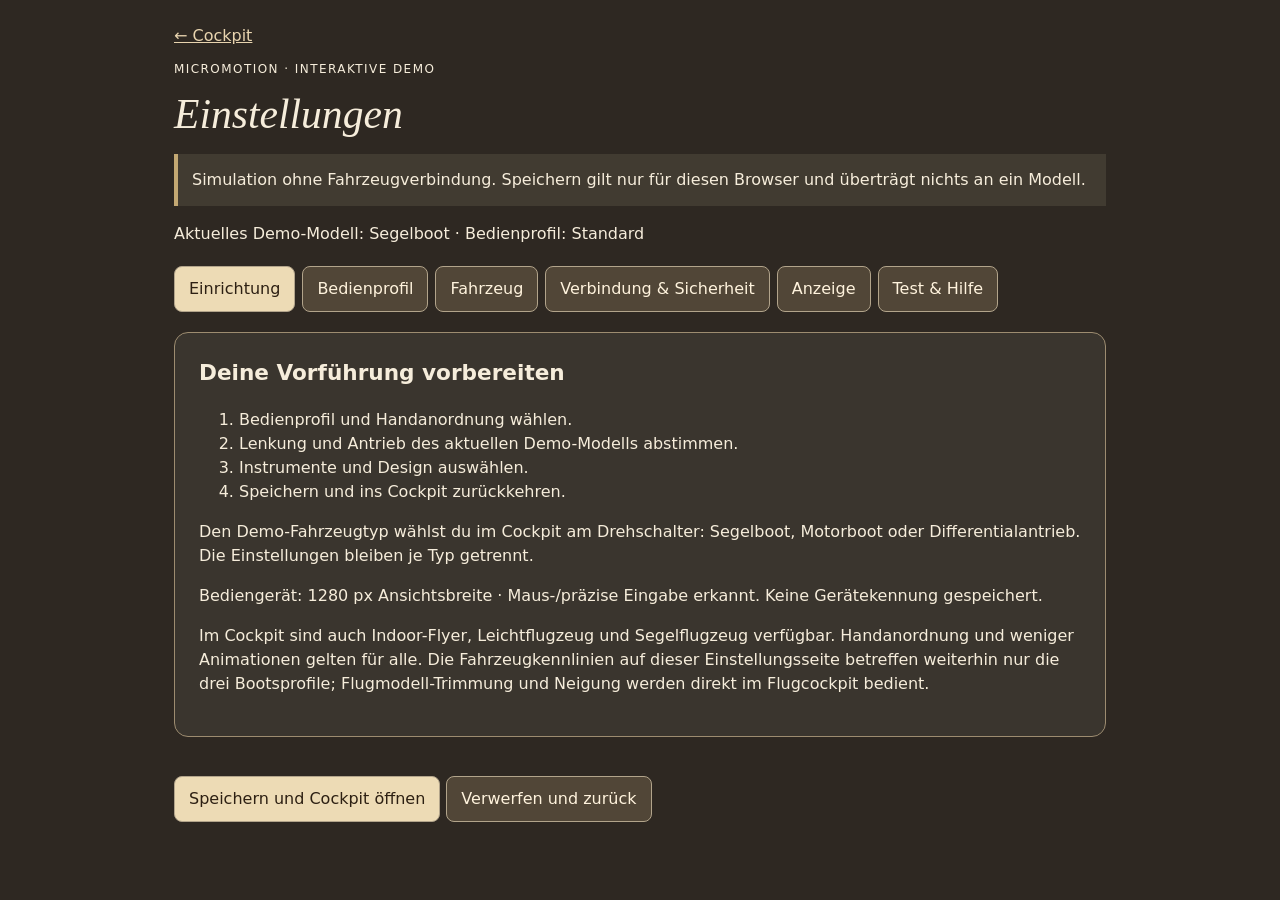
<file: settings.html>
<!doctype html><html lang="de"><head><meta charset="utf-8"><meta name="viewport" content="width=device-width,initial-scale=1"><meta http-equiv="Content-Security-Policy" content="default-src 'self'; connect-src 'none'; img-src 'self' data:; script-src 'self'; style-src 'self'; object-src 'none'; form-action 'none'"><title>MicroMotion · Demo-Einstellungen</title><meta name="apple-mobile-web-app-title" content="MicroMotion"><link rel="icon" href="favicon-32.png" type="image/png"><link rel="apple-touch-icon" href="apple-touch-icon.png"><link rel="manifest" href="manifest.webmanifest"><link rel="stylesheet" href="settings.css"><script defer src="demo-config.js"></script><script defer src="settings.js"></script></head><body>
<header><a href="./" id="back">← Cockpit</a><p class="eyebrow">MICROMOTION · INTERAKTIVE DEMO</p><h1>Einstellungen</h1><p class="notice">Simulation ohne Fahrzeugverbindung. Speichern gilt nur für diesen Browser und überträgt nichts an ein Modell.</p><p id="context"></p></header>
<nav aria-label="Einstellungsbereiche"><button data-panel="setup" aria-pressed="true">Einrichtung</button><button data-panel="person">Bedienprofil</button><button data-panel="vehicle">Fahrzeug</button><button data-panel="safety">Verbindung & Sicherheit</button><button data-panel="display">Anzeige</button><button data-panel="test">Test & Hilfe</button></nav>
<main><section data-view="setup"><h2>Deine Vorführung vorbereiten</h2><ol><li>Bedienprofil und Handanordnung wählen.</li><li>Lenkung und Antrieb des aktuellen Demo-Modells abstimmen.</li><li>Instrumente und Design auswählen.</li><li>Speichern und ins Cockpit zurückkehren.</li></ol><p>Den Demo-Fahrzeugtyp wählst du im Cockpit am Drehschalter: Segelboot, Motorboot oder Differentialantrieb. Die Einstellungen bleiben je Typ getrennt.</p><p id="device"></p><p>Im Cockpit sind auch Indoor-Flyer, Leichtflugzeug und Segelflugzeug verfügbar. Handanordnung und weniger Animationen gelten für alle. Die Fahrzeugkennlinien auf dieser Einstellungsseite betreffen weiterhin nur die drei Bootsprofile; Flugmodell-Trimmung und Neigung werden direkt im Flugcockpit bedient.</p></section>
<section data-view="person" hidden><h2>Bedienprofil</h2><p>Persönliche Vorlieben bleiben unabhängig vom Fahrzeug. Dies ist kein Benutzerkonto.</p><label for="name">Profilname</label><input id="name" maxlength="40" autocomplete="off"><label for="hand">Handanordnung</label><select id="hand"><option value="right">Gas links · Steuer rechts</option><option value="left">Steuer links · Gas rechts</option></select><label><input id="reducedMotion" type="checkbox"> Weniger Animationen</label><small>Diese Vorliebe reduziert Animationen im Demo-Cockpit.</small></section>
<section data-view="vehicle" hidden><h2>Fahrzeug · relative Demo-Werte</h2><p id="vehicleText"></p><fieldset><legend>Lenkung</legend><label for="steering">Maximaler Lenkausschlag (%)</label><input id="steering" type="number" min="10" max="100"><label for="expo">Progressive Kennlinie · Expo (%)</label><input id="expo" type="number" min="0" max="80"><label for="deadzone">Neutralbereich (%)</label><input id="deadzone" type="number" min="0" max="20"><label><input id="reverse" type="checkbox"> Lenkrichtung umkehren</label></fieldset><fieldset id="powerGroup"><legend>Antrieb</legend><label for="power">Maximaler Motor-Sollwert (%)</label><input id="power" type="number" min="20" max="100"><small>Begrenzt nur die Simulation, keine Drehzahlmessung oder elektrische Leistungsfreigabe. Rampen und getrennte Rückwärtsgrenzen sind noch nicht Teil dieser Demo.</small></fieldset><p id="sailNote" hidden>Die Schot bleibt im Bereich 0–100 %. Eine eigene Segelkennlinie ist hier noch nicht implementiert.</p><p>Licht und Signal lassen sich im Cockpit simulieren. Keine physische Servo-/Endpunktkalibrierung.</p></section>
<section data-view="safety" hidden><h2>Verbindung & Sicherheit</h2><p class="notice">Demomodus · es wird keine Verbindung aufgebaut.</p><p>In einem echten Fahrzeug gehören Zugang, Ausgangsfreigabe und Verbindungsüberwachung zusammen. Hier gibt es weder WLAN-Passwortverwaltung noch Besitzerrechte oder echte Ausgänge.</p><p>Der STOPP-Knopf setzt simulierte Steuerwerte und Licht zurück. Beim Verlassen der Oberfläche stoppt die Demo ebenfalls. Das ist kein Nachweis eines realen Failsafes.</p><p>FPV und echte Assistenz/Teilautonomie sind Entwicklungsoptionen. Das Flugcockpit bietet ausschließlich eine als Demo gekennzeichnete Autopilot-Animation, keine reale Flugregelung.</p></section>
<section data-view="display" hidden><h2>Anzeige & Gestaltung</h2><label for="theme">Design dieses Demo-Modells</label><select id="theme"><option value="walnut">Walnut Classic</option><option value="maritime">Maritim · Teak</option><option value="neutral">Neutral · Modern</option></select><label><input id="telemetry" type="checkbox"> Beispielinstrumente für Akku und Kompass anzeigen</label><p>Instrumente verwenden ausschließlich Beispieldaten. Sensorzuordnung, Alarmgrenzen und echte Telemetrie werden hier noch nicht konfiguriert. Design verändert keine Steuerungsgrenzen.</p></section>
<section data-view="test" hidden><h2>Test & Hilfe</h2><p>Für einen Kennlinienvergleich im Fahrzeugbereich etwas Expo oder einen kleineren Lenkausschlag einstellen. Speichern, zurück ins Cockpit und die Reaktion vergleichen.</p><details><summary>Was wird gespeichert?</summary><p>Profil, gewählter Fahrzeugtyp und dessen Einstellungen lokal im aktuellen Browser. Kein Konto, keine Cloud, keine Weitergabe ans Fahrzeug. Speicherfehler werden gemeldet. Browserdaten sind kein unabhängiges Backup.</p></details><details><summary>Was bewirkt Zurücksetzen?</summary><p>Der Knopf im Cockpit setzt die gespeicherten Demo-Einstellungen auf Walnut, Standardprofil und Ausgangskennlinien zurück. Im Einstellungsbereich verwirft „Verwerfen“ nur ungespeicherte Eingaben.</p></details><details><summary>Wie zeige ich die Demo ohne Board?</summary><p>Den öffentlichen Link öffnen oder als Home-Screen-Verknüpfung speichern. Eine Internetverbindung wird zum Laden benötigt; kein vollständiger Offline-Cache ist eingerichtet. Das Bookmark ist nicht an ein Nano-Modell gebunden.</p></details></section></main>
<footer><p id="status" role="status" aria-live="polite"></p><button id="save">Speichern und Cockpit öffnen</button><button id="discard">Verwerfen und zurück</button></footer></body></html>
</file>
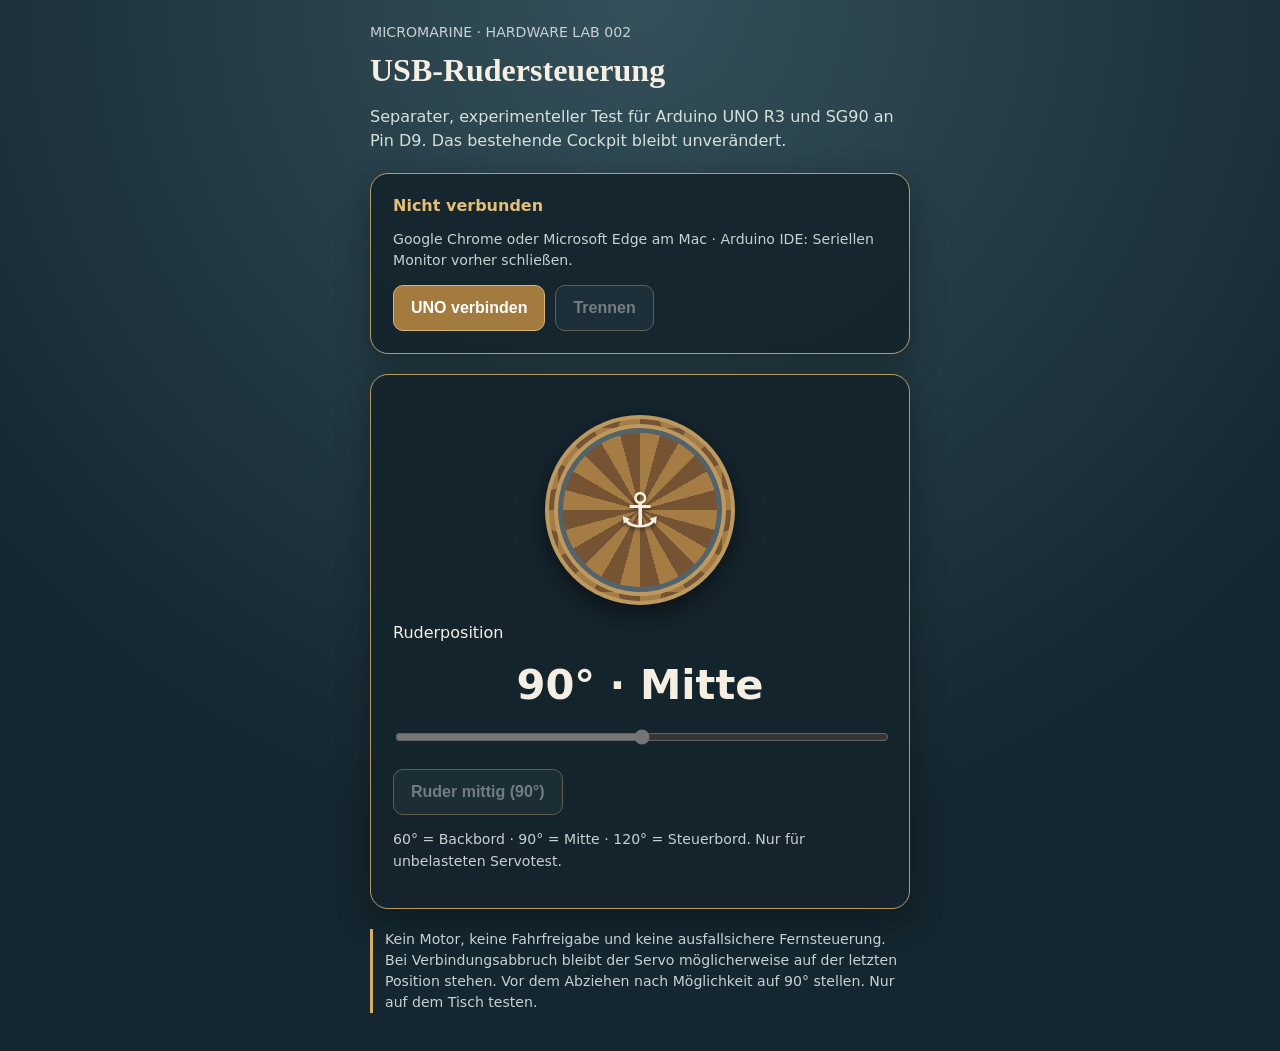
<file: usb-servo-lab.html>
<!doctype html>
<html lang="de"><head><meta charset="utf-8"><meta name="viewport" content="width=device-width,initial-scale=1"><title>MicroMarine · USB Servo Lab</title><style>
:root{color-scheme:dark;font-family:system-ui,-apple-system,sans-serif}*{box-sizing:border-box}body{margin:0;min-height:100vh;background:radial-gradient(circle at top,#34505a,#14262f 70%);color:#f5efe3;padding:24px}main{max-width:540px;margin:auto}h1{font-family:Georgia,serif;font-size:2rem;margin:12px 0}p{line-height:1.5;color:#d6dfdc}.panel{background:#14242de8;border:1px solid #b99a65;border-radius:18px;padding:22px;margin:20px 0;box-shadow:0 10px 35px #0005}button{border:1px solid #d4b57b;border-radius:10px;background:#a47b3f;color:#fff;font-weight:700;padding:13px 17px;font-size:1rem;cursor:pointer}button.secondary{background:#263b43}button:disabled{opacity:.4;cursor:default}.buttons{display:flex;gap:10px;flex-wrap:wrap}input[type=range]{width:100%;accent-color:#e4bd78;touch-action:none}output{font-size:2.6rem;font-weight:700;display:block;text-align:center;margin:18px}.small{font-size:.88rem;color:#c7d1d2}.status{font-weight:700;color:#e4bd78}.wheel{width:190px;height:190px;margin:18px auto;border:13px double #bc9960;border-radius:50%;display:grid;place-items:center;box-shadow:inset 0 0 0 5px #53636b,0 8px 25px #0008;background:repeating-conic-gradient(#a67c45 0deg 15deg,#765332 15deg 30deg)}.wheel span{font-size:3rem;text-shadow:0 2px 4px #0008}.warn{border-left:3px solid #d8ad64;padding-left:12px}</style></head>
<body><main><div class="small">MICROMARINE · HARDWARE LAB 002</div><h1>USB-Rudersteuerung</h1><p>Separater, experimenteller Test für Arduino UNO R3 und SG90 an Pin D9. Das bestehende Cockpit bleibt unverändert.</p>
<section class="panel"><div id="status" class="status" role="status">Nicht verbunden</div><p class="small">Google Chrome oder Microsoft Edge am Mac · Arduino IDE: Seriellen Monitor vorher schließen.</p><div class="buttons"><button id="connect">UNO verbinden</button><button id="disconnect" class="secondary" disabled>Trennen</button></div></section>
<section class="panel"><div class="wheel" aria-hidden="true"><span>⚓</span></div><label for="rudder">Ruderposition</label><output id="angle" for="rudder">90° · Mitte</output><input id="rudder" type="range" min="60" max="120" value="90" step="1" disabled><div class="buttons" style="margin-top:20px"><button id="center" class="secondary" disabled>Ruder mittig (90°)</button></div><p class="small">60° = Backbord · 90° = Mitte · 120° = Steuerbord. Nur für unbelasteten Servotest.</p></section>
<p class="warn small">Kein Motor, keine Fahrfreigabe und keine ausfallsichere Fernsteuerung. Bei Verbindungsabbruch bleibt der Servo möglicherweise auf der letzten Position stehen. Vor dem Abziehen nach Möglichkeit auf 90° stellen. Nur auf dem Tisch testen.</p><p id="message" class="small" role="status"></p></main>
<script>
(()=>{'use strict';const $=id=>document.getElementById(id);let port=null,writer=null,queue=Promise.resolve(),connected=false;const encoder=new TextEncoder();const supported=!!navigator.serial;
function status(t){$('status').textContent=t}function message(t){$('message').textContent=t}
function controls(on){connected=on;$('connect').disabled=on||!supported;$('disconnect').disabled=!on;$('rudder').disabled=!on;$('center').disabled=!on}
function display(a){$('angle').textContent=a+'° · '+(a===90?'Mitte':a<90?'Backbord':'Steuerbord')}
function send(a){if(!connected||!writer)return;const payload=encoder.encode(String(a)+'\n');queue=queue.then(()=>writer.write(payload)).catch(e=>{message('Senden fehlgeschlagen: '+e.message);controls(false)});}
async function close(){controls(false);try{await queue; if(writer){writer.releaseLock();writer=null}if(port){await port.close();port=null}status('Getrennt');message('')}catch(e){status('Trennen fehlgeschlagen');message(e.message)}}
$('connect').onclick=async()=>{if(!supported){message('Web Serial ist in diesem Browser nicht verfügbar. Chrome/Edge verwenden.');return}try{port=await navigator.serial.requestPort();await port.open({baudRate:115200});writer=port.writable.getWriter();controls(true);status('UNO über USB verbunden');message('Rudersteuerung bereit.');$('rudder').value=90;display(90);send(90)}catch(e){status('Nicht verbunden');message(e.message);if(port&&!writer){try{await port.close()}catch{}port=null}}};
$('disconnect').onclick=async()=>{if(connected)send(90);await close()};
$('rudder').addEventListener('input',()=>{const a=Number($('rudder').value);display(a);send(a)});
$('center').onclick=()=>{$('rudder').value=90;display(90);send(90)};
if(supported)navigator.serial.addEventListener('disconnect',e=>{if(port&&e.target===port){controls(false);status('USB-Verbindung unterbrochen');message('Servo kann auf letzter Position stehen.')}});else{status('Web Serial nicht verfügbar');message('Bitte Chrome oder Edge auf dem Mac verwenden.')}
})();
</script></body></html>
</file>
<file: flight-demo.css>
.flight-layout-choice{display:flex;align-items:center;gap:6px;font-size:.8rem}.theme-box{flex-wrap:wrap;gap:6px}.flight-layout-choice select{font:inherit;max-width:100%;min-height:32px}
#flightDemo[hidden],[data-axis][hidden]{display:none!important}
body[data-flight=true] .deck,body[data-flight=true] .shell>.info{display:none!important}
body[data-flight=true] .shell{height:auto!important;max-height:none!important;min-height:100dvh;overflow:visible!important;grid-template-rows:auto 1fr auto!important}
body[data-flight=true]{height:auto!important;overflow-y:auto!important}
#flightDemo{display:grid;grid-template-columns:1fr 1.1fr 1fr;gap:18px;align-items:start;padding:20px 6px;min-width:0}
#flightDemo *{box-sizing:border-box}.flight-stick,.flight-instruments{min-width:0;padding:16px;border:2px solid #9e9681;border-radius:24px;background:#252d30;color:#eee6d3;box-shadow:inset 0 2px 9px #0006}
.flight-stick h2{font-size:1rem;text-align:center;margin:0 0 14px}.flight-gimbal{position:relative;width:190px;height:190px;max-width:100%;margin:auto;border:8px ridge #b0a58d;border-radius:50%;background:linear-gradient(90deg,transparent 49.5%,#b6ad9855 50%,transparent 50.5%),linear-gradient(transparent 49.5%,#b6ad9855 50%,transparent 50.5%),radial-gradient(#485157,#101719);touch-action:none;user-select:none}
.flight-gimbal i{position:absolute;top:calc(50% - 17px);left:calc(50% - 17px);width:34px;height:34px;border-radius:50%;border:3px solid #a6aba7;background:radial-gradient(at 30% 20%,#f4f1df,#7e898d 50%,#252c32);box-shadow:2px 5px 8px #0009}
.flight-axis{display:block;font-size:.83rem;margin-top:16px}.flight-axis output{float:right;font-family:monospace}.flight-axis input{display:block;width:100%;min-height:32px;accent-color:#d1b577}
.flight-plaque{text-align:center;letter-spacing:.12em;color:#f3ead6}.flight-plaque span{font:bold 1.1rem monospace}.flight-plaque small{display:block;margin:8px 0 16px;font-size:.65rem}.flight-horizon{position:relative;width:155px;height:155px;margin:auto;overflow:hidden;border:7px ridge #a89c80;border-radius:50%;background:#6e9dad}
#flightSky{position:absolute;inset:-80%;background:linear-gradient(#6298af 0 49.6%,#e5dcc1 49.6% 50.4%,#7b6148 50.4%)}.flight-wings{position:absolute;inset:44% 0 auto;text-align:center;color:#ffe7a2;font-weight:bold;text-shadow:0 1px 3px #000}.flight-attitude{text-align:center;font: .8rem monospace}.flight-note{font-size:.75rem;line-height:1.5;margin-bottom:0}
#flightStop{display:block;width:100%;min-height:44px;border:3px solid #d5bb60;border-radius:12px;background:#b94438;color:#fff;font-weight:bold}
@media(max-width:680px){#flightDemo{grid-template-columns:1fr 1fr;gap:8px;padding:12px 0}.flight-stick{padding:12px 7px}.flight-instruments{grid-column:1/-1;grid-row:2}.flight-gimbal{width:155px;height:155px}.flight-layout-choice{font-size:.75rem}.flight-note{text-align:center}}
@media(orientation:landscape) and (max-height:540px){#flightDemo{gap:10px;padding:8px 0}.flight-gimbal{width:150px;height:150px}.flight-stick,.flight-instruments{padding:10px}.flight-horizon{width:108px;height:108px}.flight-note{font-size:.65rem}.flight-axis{margin-top:7px}.flight-plaque small{margin:4px 0 8px}}

/* Aviation is scoped to the flight layout; boat themes and stored settings stay intact. */
#flightStyleChoice[hidden]{display:none!important}
.flight-light-panel{margin:10px 0;text-align:center}.flight-airframe{display:block;width:100%;max-width:210px;height:86px;margin:auto}.flight-lamp{fill:#465158;stroke:#819198;stroke-width:1}
#flightDemo[data-lights=true] .flight-lamp-red{fill:#ff5853;filter:drop-shadow(0 0 5px #ff453a)}
#flightDemo[data-lights=true] .flight-lamp-green{fill:#56f0a2;filter:drop-shadow(0 0 5px #40ee86)}
#flightDemo[data-lights=true] .flight-lamp-white{fill:#fff9db;filter:drop-shadow(0 0 5px #fff)}
#flightLights{width:100%;min-height:42px;border:1px solid #a99f84;border-radius:7px;padding:8px;background:#354148;color:#f0ead8;font:inherit;font-size:.8rem}
#flightLights[aria-pressed=true]{border-color:#8be9b2;background:#244d3a;color:#d3ffe4}#flightLightStatus{font:.7rem monospace;margin:7px 0;color:#b7c7ca}
body[data-flight=true][data-flight-style=aviation]{background:#10191f;color:#e0ebef}
body[data-flight=true][data-flight-style=aviation] .shell{background:radial-gradient(ellipse at 50% 0,#33444e,#1a252c 65%);border:2px solid #596b75;border-radius:14px;box-shadow:inset 0 0 0 4px #111b21}
body[data-flight-style=aviation] .brand{background:#172129;border:1px solid #60717b;border-radius:8px;color:#e0ecf1;box-shadow:none}
body[data-flight-style=aviation] .brand-walnut-logo{display:none!important}body[data-flight-style=aviation] .brand-standard{display:inline!important;font-family:system-ui,sans-serif;font-style:normal;font-weight:650;letter-spacing:.08em}
body[data-flight-style=aviation] .brand small{color:#89b8c9;letter-spacing:.09em}
body[data-flight-style=aviation] .theme-box,body[data-flight-style=aviation] .warning{background:#19272f;color:#bed0d8;border:1px solid #536974;border-radius:8px;box-shadow:none}
body[data-flight-style=aviation] select{background:#263842;color:#e6f5f7;border:1px solid #6a8794;border-radius:5px;padding:5px}
body[data-flight-style=aviation] .flight-stick,body[data-flight-style=aviation] .flight-instruments{background:radial-gradient(circle at 10px 10px,#8b9ba3 0 2px,transparent 3px),radial-gradient(circle at calc(100% - 10px) 10px,#8b9ba3 0 2px,transparent 3px),linear-gradient(#26343c,#162128);border:2px solid #536771;border-radius:12px;box-shadow:inset 0 0 0 3px #111b21,0 5px 12px #0004}
body[data-flight-style=aviation] .flight-stick h2{font:600 .85rem system-ui;letter-spacing:.1em;text-transform:uppercase;color:#b9d9e5}
body[data-flight-style=aviation] .flight-gimbal{border:7px solid #71818a;box-shadow:0 0 0 3px #11191f,inset 0 0 10px #000}
body[data-flight-style=aviation] .flight-plaque{padding:10px 4px 0;color:#baf2df;text-shadow:0 0 9px #50c49d55}
body[data-flight-style=aviation] .flight-plaque small{color:#91acb6}
body[data-flight-style=aviation] .flight-horizon{border:7px solid #141c22;box-shadow:0 0 0 2px #84949b,inset 0 0 5px #000}
body[data-flight-style=aviation] .flight-axis output{color:#abf0d1;background:#111d22;padding:2px 5px;border-radius:3px}
body[data-flight-style=aviation] .flight-axis input{accent-color:#87cfbf}
body[data-flight-style=aviation] .demo-actions button{background:#25363f!important;color:#dcecf1!important;border-color:#708994!important}
body[data-flight-style=aviation] .flight-note{color:#a7bdc7}
@media(orientation:landscape) and (max-height:540px){.flight-airframe{height:60px}.flight-light-panel{margin:4px 0}}

body[data-flight=true][data-flight-style=aviation] .shell{background:radial-gradient(ellipse at 50% 0,#33444e,#1a252c 65%)!important}body[data-flight-style=aviation] .brand{background:#172129!important}
body[data-flight=true] .theme-box>label:first-child{display:none!important}

/* Two metal finishes: purely local CSS, no external texture assets. */
body[data-flight=true]:is([data-flight-style=riveted],[data-flight-style=brushed]){background:#1b2328;color:#263239}
body[data-flight=true]:is([data-flight-style=riveted],[data-flight-style=brushed]) .shell{background:linear-gradient(120deg,#b4bcc0,#e0e5e6 30%,#909da4 65%,#c6cfd2)!important;border:3px solid #79878e;box-shadow:inset 0 0 0 2px #e4e8e9;border-radius:14px}
body:is([data-flight-style=riveted],[data-flight-style=brushed]) .brand{background:#202c33!important;border:2px solid #73858e;border-radius:7px;box-shadow:0 2px 4px #0004;color:#edf1e9}
body:is([data-flight-style=riveted],[data-flight-style=brushed]) .brand-walnut-logo{display:none!important}
body:is([data-flight-style=riveted],[data-flight-style=brushed]) .brand-standard{display:inline!important;font:650 1.6rem system-ui;letter-spacing:.08em}
body:is([data-flight-style=riveted],[data-flight-style=brushed]) .theme-box{background:#233039;border:1px solid #6b7b83;border-radius:8px;color:#e8edef}
body:is([data-flight-style=riveted],[data-flight-style=brushed]) .warning{background:#26343d;color:#dae4e8;border:1px solid #71828b;border-radius:8px}
body:is([data-flight-style=riveted],[data-flight-style=brushed]) select{background:#e0e5e5;color:#22323b;border:1px solid #7b8c94;border-radius:5px;padding:5px}
body:is([data-flight-style=riveted],[data-flight-style=brushed]) .flight-stick,body:is([data-flight-style=riveted],[data-flight-style=brushed]) .flight-instruments{position:relative;border:2px solid #7b8991;border-radius:11px;color:#243640;box-shadow:inset 0 0 0 2px #edf1f1,0 5px 10px #0004}
body[data-flight-style=riveted] :is(.flight-stick,.flight-instruments){background:radial-gradient(ellipse at 30% 10%,#e2e7e8,#a6b2b9 70%)}
body[data-flight-style=brushed] :is(.flight-stick,.flight-instruments){background:repeating-linear-gradient(0deg,#ffffff00 0 1px,#62778020 1px 2px,#fff3 2px 3px),linear-gradient(110deg,#afb9bf,#e4e9e9 30%,#a4b1b8 75%,#d2dade)}
body:is([data-flight-style=riveted],[data-flight-style=brushed]) :is(.flight-stick,.flight-instruments)::before{content:"";position:absolute;inset:8px;pointer-events:none;z-index:1;border-radius:5px;background:radial-gradient(circle at 4px 4px,#e7eced 0 1px,#8b989e 2px,#62737b 3px,transparent 4px) 0 0/22px 8px repeat-x,radial-gradient(circle at 4px 4px,#e7eced 0 1px,#8b989e 2px,#62737b 3px,transparent 4px) 0 100%/22px 8px repeat-x}
body[data-flight-style=brushed] :is(.flight-stick,.flight-instruments)::before{inset:7px;background:linear-gradient(135deg,transparent 44%,#4d6069 45% 54%,transparent 55%) 0 0/8px 8px no-repeat,linear-gradient(135deg,transparent 44%,#4d6069 45% 54%,transparent 55%) 100% 0/8px 8px no-repeat,linear-gradient(135deg,transparent 44%,#4d6069 45% 54%,transparent 55%) 0 100%/8px 8px no-repeat,linear-gradient(135deg,transparent 44%,#4d6069 45% 54%,transparent 55%) 100% 100%/8px 8px no-repeat}
body:is([data-flight-style=riveted],[data-flight-style=brushed]) .flight-stick h2{font:700 .85rem system-ui;letter-spacing:.12em;text-transform:uppercase;color:#263a44;margin-top:8px}
body:is([data-flight-style=riveted],[data-flight-style=brushed]) .flight-plaque{background:#24343d;border:2px solid #788e98;border-radius:5px;color:#dceae9;padding:10px 4px 0;margin:7px 0 16px;box-shadow:0 2px 3px #0004}
body:is([data-flight-style=riveted],[data-flight-style=brushed]) .flight-gimbal{border:8px ridge #95a3aa;box-shadow:0 0 0 3px #44535c;color:#eef4f3}
body:is([data-flight-style=riveted],[data-flight-style=brushed]) .flight-horizon{border:7px solid #26353e;box-shadow:0 0 0 2px #e5ebed}
body:is([data-flight-style=riveted],[data-flight-style=brushed]) .flight-axis{font-weight:600}
body:is([data-flight-style=riveted],[data-flight-style=brushed]) .flight-axis output{background:#26373f;color:#d4efe7;border-radius:3px;padding:2px 5px}
body:is([data-flight-style=riveted],[data-flight-style=brushed]) .flight-axis input{accent-color:#354f60}
body:is([data-flight-style=riveted],[data-flight-style=brushed]) .flight-airframe{background:#263740;border-radius:8px}
body:is([data-flight-style=riveted],[data-flight-style=brushed]) #flightLightStatus{color:#263b45}
body:is([data-flight-style=riveted],[data-flight-style=brushed]) .flight-note{color:#2e444f}
body[data-flight-style=brushed] :is(.flight-stick,.flight-instruments)::after{content:"";position:absolute;inset:5px;pointer-events:none;border-radius:5px;background:radial-gradient(circle at 6px 6px,#e8eded 0 2px,#b9c5ca 3px,#536872 4px,transparent 5px) 0 0/12px 12px no-repeat,radial-gradient(circle at 6px 6px,#e8eded 0 2px,#b9c5ca 3px,#536872 4px,transparent 5px) 100% 0/12px 12px no-repeat,radial-gradient(circle at 6px 6px,#e8eded 0 2px,#b9c5ca 3px,#536872 4px,transparent 5px) 0 100%/12px 12px no-repeat,radial-gradient(circle at 6px 6px,#e8eded 0 2px,#b9c5ca 3px,#536872 4px,transparent 5px) 100% 100%/12px 12px no-repeat}
body:is([data-flight-style=riveted],[data-flight-style=brushed]) .demo-actions button{background:#263740!important;color:#e6edef!important;border-color:#70848e!important}

/* Same personal hand preference as the boat cockpit: swap complete stick modules. */
body[data-hand=left] #flightPowerPanel{grid-column:3;grid-row:1}
body[data-hand=left] #flightControlPanel{grid-column:1;grid-row:1}
body[data-hand=left] #flightDemo>.flight-instruments{grid-column:2;grid-row:1}
@media(max-width:680px){
 body[data-hand=left] #flightPowerPanel{grid-column:2;grid-row:1}
 body[data-hand=left] #flightControlPanel{grid-column:1;grid-row:1}
 body[data-hand=left] #flightDemo>.flight-instruments{grid-column:1/-1;grid-row:2}
}

.flight-autopilot{margin:14px 0;padding:12px 8px;border:1px solid #73838a;border-radius:9px;background:#17262e;color:#d6e9eb;text-align:center}
#flightAP,#flightGust{display:block;width:100%;min-height:42px;border:1px solid #8b9ca2;border-radius:6px;background:#263d46;color:#e9f4ed;font:600 .8rem system-ui;padding:7px}
#flightAP[aria-pressed=true]{border-color:#efc45d;color:#ffe4a5;background:#463c21}
.flight-ap-lamp{display:inline-block;width:10px;height:10px;border:1px solid #8e9b9f;border-radius:50%;background:#47565d;margin-right:5px}
#flightDemo[data-autopilot=true] .flight-ap-lamp{background:#ffd166;border-color:#fff0bd;box-shadow:0 0 8px #ffc84d}
#flightAPStatus{font:600 .69rem monospace;line-height:1.5;margin:8px 0;color:#f3cf82}
.flight-ap-readouts{display:flex;justify-content:space-around;gap:8px;font-size:.65rem}.flight-ap-readouts output{display:block;font:1.1rem monospace;color:#b4f1d3;margin:5px 0}
#flightAPTarget{font-size:.6rem;color:#b5c7ce}#flightCorrection{font:.62rem monospace;line-height:1.5}#flightGust{font-size:.7rem;min-height:34px;background:#324750}
#flightSky{transition:transform .25s linear}

/* Root scrolling is essential: iOS landscape previously clipped the long panel. */
html[data-flight=true]{height:auto!important;min-height:100%;overflow-x:hidden!important;overflow-y:auto!important}
html[data-flight=true] body{height:auto!important;max-height:none!important;min-height:100dvh;overflow:visible!important;touch-action:pan-y}
html[data-flight=true] .shell{height:auto!important;max-height:none!important;overflow:visible!important;padding-bottom:calc(22px + env(safe-area-inset-bottom))!important}
.flight-gyro{margin:12px 0;padding:8px;border:1px solid #74878c;border-radius:8px;background:#20313a;color:#e3f0f1}
#flightGyro,#flightGyroCenter{display:block;width:100%;min-height:40px;padding:7px;border:1px solid #8ba7af;border-radius:5px;background:#2b4551;color:#eef5ed;font:600 .75rem system-ui;margin:4px 0}
#flightGyro[aria-pressed=true]{background:#245b4b;border-color:#91dfbe}#flightGyroCenter:disabled{opacity:.5}
#flightGyroStatus{font-size:.67rem;line-height:1.4;margin:7px 0}
@media(orientation:landscape) and (max-height:540px){
 #flightDemo{grid-template-columns:minmax(0,1fr) minmax(260px,1.2fr) minmax(0,1fr);align-items:start}
 .flight-stick h2{margin-bottom:7px}.flight-gimbal{width:125px;height:125px}
 .flight-instruments{display:grid;grid-template-columns:1fr 1fr;gap:8px;align-items:start}
 .flight-plaque{grid-column:1/-1;margin:0!important;padding:5px!important}.flight-plaque small{margin:3px 0!important}
 .flight-horizon{width:95px;height:95px}.flight-light-panel{margin:0}.flight-airframe{height:45px}
 .flight-gyro,.flight-autopilot,.flight-note,.flight-attitude{grid-column:1/-1;margin:0}
 .flight-ap-readouts{font-size:.6rem}#flightAPStatus{margin:4px 0}#flightCorrection{margin:5px 0}
 #flightStop{position:fixed;right:calc(12px + env(safe-area-inset-right));bottom:calc(8px + env(safe-area-inset-bottom));width:auto;min-height:40px;padding:7px 14px;z-index:20;box-shadow:0 2px 12px #0008}
 html[data-flight=true] .shell{padding-bottom:calc(64px + env(safe-area-inset-bottom))!important}
}

/* One compact observation/control unit: gust and horizon never scroll apart. */
.flight-monitor{display:grid;grid-template-columns:95px minmax(0,1fr);gap:7px;align-items:center;margin:12px 0;padding:10px 8px;background:#17262e;color:#d6e9eb;border:1px solid #7c929a;border-radius:9px;box-shadow:0 3px 8px #0004}
.flight-monitor .flight-autopilot{display:contents}
.flight-monitor .flight-horizon{grid-column:1;grid-row:1/4;width:90px;height:90px;margin:auto}
.flight-monitor #flightAP{grid-column:2;grid-row:1;min-height:38px;font-size:.7rem;padding:6px 3px}
.flight-monitor #flightAPStatus{grid-column:2;grid-row:2;margin:0;font-size:.6rem;line-height:1.3}
.flight-monitor #flightGust{grid-column:2;grid-row:3;min-height:36px;font-size:.68rem}
.flight-monitor .flight-ap-readouts{grid-column:1/-1;grid-row:4;font-size:.6rem}
.flight-monitor .flight-ap-readouts span{display:flex;align-items:center;gap:8px}.flight-monitor .flight-ap-readouts output{font-size:.95rem;margin:0}
.flight-monitor #flightAPTarget{grid-column:1/-1;grid-row:5;font-size:.57rem;line-height:1.3;text-align:center}
.flight-monitor #flightCorrection{grid-column:1/-1;grid-row:6;font-size:.6rem;margin:0;text-align:center}
body[data-flight=true] .flight-instruments{display:block!important}
body[data-flight=true] .flight-monitor{position:sticky;top:6px;z-index:4}
body[data-flight=false] #flightStop{display:none!important}
body[data-flight=true] .demo-actions #flightStop{display:block;position:static!important;width:auto!important;min-height:36px;padding:5px 10px;margin:0;background:#af4035!important;color:#fff!important;border:2px solid #e4c467!important;border-radius:8px;box-shadow:none;z-index:auto}
@media(orientation:landscape) and (max-height:540px){
 .flight-monitor{margin:8px 0;padding:7px;gap:5px}
 body[data-flight=true] .demo-actions #flightStop{min-height:30px;font-size:.68rem}
 html[data-flight=true] .shell{padding-bottom:calc(14px + env(safe-area-inset-bottom))!important}
}
/* Guarded red toggle and a dedicated STOPP slot, entirely within its own module. */
.flight-light-panel{display:grid;grid-template-columns:minmax(0,1fr) 92px;gap:8px;align-items:start;margin:12px 0}
.flight-light-face{min-width:0;text-align:left;padding:8px;background:#24353e;border:1px solid #73838a;border-radius:8px;color:#dce9eb}
.flight-light-face .flight-airframe{width:100%;height:65px;margin:0;background:transparent!important}
.flight-light-face #flightLightStatus{color:#dce9eb!important;text-align:left;font-size:.65rem;margin:5px 0 0;line-height:1.4}
.flight-switch-stack{display:flex;flex-direction:column;align-items:stretch;gap:7px}
#flightLights{position:relative;width:92px;height:82px;min-height:82px;padding:0;background:linear-gradient(120deg,#aab5ba,#edf0ec 45%,#87969d);border:2px solid #536972;border-radius:9px;box-shadow:inset 0 0 0 2px #d8dfe1;isolation:isolate;touch-action:manipulation}
#flightLights[aria-pressed=true]{background:linear-gradient(120deg,#aab5ba,#edf0ec 45%,#87969d);border-color:#536972}
.toggle-base{position:absolute;left:31px;bottom:13px;width:26px;height:23px;border-radius:50%;border:4px ridge #e1e6e6;background:radial-gradient(#26323b,#86939b);box-shadow:0 2px 3px #0007}
.toggle-arm{position:absolute;left:37px;bottom:24px;width:14px;height:41px;border-radius:9px 9px 4px 4px;background:linear-gradient(90deg,#8f201c,#ec6a59 35%,#c33b30 65%,#7e211e);border:1px solid #8e3029;box-shadow:2px 3px 4px #0006;transform-origin:50% 100%;transform:rotateX(35deg) rotate(-12deg);transition:transform .15s}
.toggle-arm::after{content:"";position:absolute;left:4px;bottom:-10px;width:5px;height:11px;background:linear-gradient(90deg,#64727a,#e5e9e8,#75858d)}
#flightLights[aria-pressed=true] .toggle-arm{transform:rotateX(-15deg) rotate(12deg)}
.toggle-guard{position:absolute;top:9px;bottom:9px;width:9px;border:3px solid #bac7cc;border-radius:9px;box-shadow:inset 1px 0 1px #fff,2px 2px 3px #0006;z-index:2;pointer-events:none}
.guard-left{left:13px}.guard-right{right:13px}
body[data-flight=true] #flightStopSlot #flightStop{display:block;position:static!important;width:100%!important;min-height:42px;margin:0;padding:5px 3px;font:bold .65rem system-ui;border:2px solid #e4c467;border-radius:7px;background:#af4035;color:#fff;box-shadow:none}
.flight-trim{margin:12px 0;padding:9px;background:#243740;color:#e4eeef;border:1px solid #77909a;border-radius:8px;text-align:left;font-size:.75rem}
.flight-trim summary{cursor:pointer;min-height:30px;padding:5px;font-weight:bold}.flight-trim p{font-size:.65rem;line-height:1.4}
.flight-trim label{display:block;margin:8px 0}.flight-trim output{float:right;font-family:monospace}.flight-trim input{width:100%;min-height:28px;accent-color:#acd3c2}.flight-trim button{min-height:36px;width:100%;background:#405b67;color:white;border:1px solid #829ca7;border-radius:5px}
[data-trim-axis][hidden]{display:none!important}

.flight-monitor #flightGust:disabled{opacity:.45;cursor:not-allowed}
</file>
<file: settings.css>
:root{font:16px/1.5 system-ui,sans-serif;color:#f6eddb;background:#2e2822;color-scheme:dark}*{box-sizing:border-box}body{max-width:980px;margin:auto;padding:24px}a{color:#e8d4af}h1{font:italic 2.6rem Georgia,serif;margin:.3em 0}h2{margin-top:0;font-size:1.35rem}.eyebrow{font-size:.75rem;letter-spacing:.12em}.notice{border-left:4px solid #c3a873;background:#413b31;padding:14px}nav{display:flex;flex-wrap:wrap;gap:7px;margin:20px 0}button,input,select{font:inherit}button{background:#514637;color:#fff3dd;border:1px solid #b2a48b;padding:10px 14px;border-radius:8px;min-height:44px;cursor:pointer}button[aria-pressed=true],#save{background:#eddbb5;color:#2d2013}button:focus-visible,a:focus-visible,input:focus-visible,select:focus-visible,summary:focus-visible{outline:3px solid #58c5ef;outline-offset:3px}section{background:#3a352e;border:1px solid #9d8c70;padding:24px;border-radius:14px}label{display:block;margin:16px 0 5px}input:not([type=checkbox]),select{width:100%;background:#f6ecd7;color:#281d12;padding:10px;border:1px solid #aa9675;border-radius:6px}fieldset{border:1px solid #9d8c70;margin:18px 0;padding:16px}small{display:block;margin-top:10px;color:#ddcfb5}footer{padding:18px 0}footer button{margin:5px 6px 5px 0}#status{font-weight:650}summary{cursor:pointer;padding:12px 0}[hidden]{display:none!important}@media(max-width:600px){body{padding:12px}section{padding:16px}nav button{flex:1 1 auto;font-size:.9rem}}
</file>
